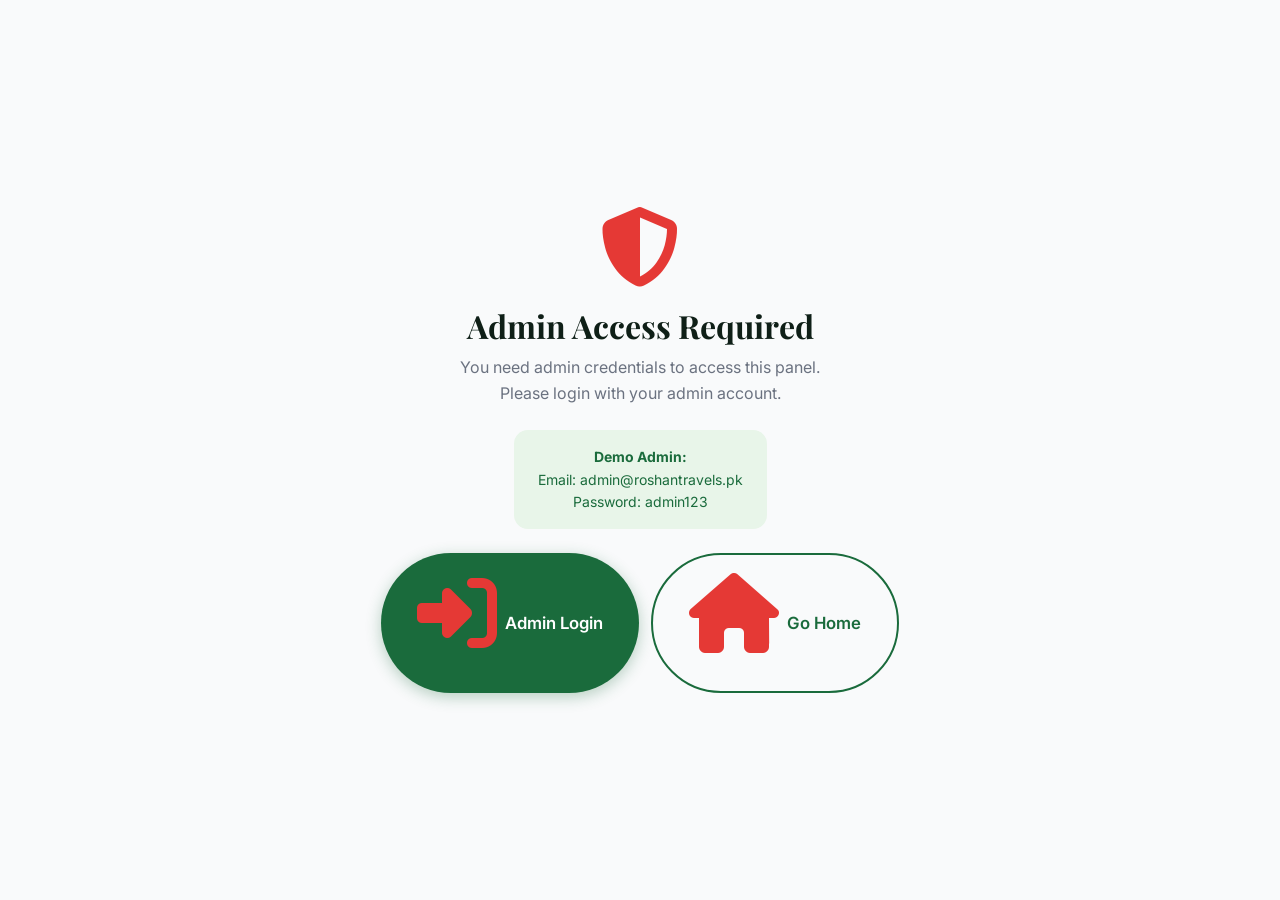
<file: admin.html>
<!DOCTYPE html>
<html lang="en">
<head>
  <meta charset="UTF-8" />
  <meta name="viewport" content="width=device-width, initial-scale=1.0" />
  <title>Admin Panel – Roshan Travels</title>
  <link rel="preconnect" href="https://fonts.googleapis.com" />
  <link href="https://fonts.googleapis.com/css2?family=Inter:wght@300;400;500;600;700&family=Playfair+Display:wght@400;600;700;900&display=swap" rel="stylesheet" />
  <link rel="stylesheet" href="https://cdn.jsdelivr.net/npm/@fortawesome/fontawesome-free@6.4.0/css/all.min.css" />
  <link rel="stylesheet" href="css/style.css" />
  <style>
    body { background:var(--gray-50); margin:0; padding:0; }
    .chart-bar { height:180px; display:flex; align-items:flex-end; gap:8px; padding:0 8px; }
    .bar-col { flex:1; display:flex; flex-direction:column; align-items:center; gap:6px; }
    .bar { width:100%; background:linear-gradient(to top, var(--primary), var(--primary-light)); border-radius:6px 6px 0 0; transition:height 0.5s ease; }
    .bar-label { font-size:0.68rem; color:var(--text-light); text-align:center; }
    .bar-val { font-size:0.72rem; color:var(--primary); font-weight:700; }
    .admin-badge { display:inline-block; padding:3px 10px; border-radius:999px; font-size:0.72rem; font-weight:700; }
    .badge-green { background:rgba(26,107,60,0.1); color:var(--primary); }
    .badge-orange { background:rgba(244,166,35,0.15); color:var(--secondary-dark); }
    .badge-red { background:rgba(229,57,53,0.1); color:var(--danger); }
    .badge-blue { background:rgba(59,130,246,0.1); color:#3b82f6; }
    .pkg-thumb { width:50px; height:38px; border-radius:6px; overflow:hidden; }
    .pkg-thumb img { width:100%; height:100%; object-fit:cover; }
    .admin-search { display:flex; align-items:center; gap:8px; background:var(--gray-50); border:1.5px solid var(--gray-200); border-radius:var(--radius-sm); padding:9px 14px; width:260px; }
    .admin-search input { background:transparent; border:none; font-size:0.875rem; color:var(--text-dark); width:100%; }
    .admin-search i { color:var(--gray-400); }
    .form-grid-2 { display:grid; grid-template-columns:1fr 1fr; gap:14px; }
    .form-grid-3 { display:grid; grid-template-columns:1fr 1fr 1fr; gap:14px; }
    .access-denied { display:flex; flex-direction:column; align-items:center; justify-content:center; min-height:100vh; text-align:center; padding:40px; background:var(--gray-50); }
    .access-denied i { font-size:5rem; color:var(--danger); margin-bottom:20px; }
    .quick-action { display:flex; align-items:center; gap:12px; padding:14px; border-radius:var(--radius-md); background:var(--gray-50); cursor:pointer; transition:var(--transition); border:1px solid transparent; }
    .quick-action:hover { background:var(--accent); border-color:var(--primary); }
    .quick-action-icon { width:40px; height:40px; border-radius:10px; display:flex; align-items:center; justify-content:center; font-size:1rem; }
    .revenue-total { font-family:var(--font-display); font-size:2rem; font-weight:700; color:var(--primary); }
    @media(max-width:768px){ .admin-sidebar{ width:100%; position:relative; height:auto; } .admin-main{ margin-left:0; } .admin-layout{ grid-template-columns:1fr; } .admin-stats-grid{ grid-template-columns:1fr 1fr; } .form-grid-2,.form-grid-3{ grid-template-columns:1fr; } }
  </style>
</head>
<body>

<div id="page-loader" class="page-loader">
  <div class="loader-logo">⚙ Admin Panel</div>
  <div class="loader-bar"><div class="loader-bar-fill"></div></div>
</div>
<div id="toast-container" class="toast-container"></div>

<!-- ACCESS DENIED (shown if not admin) -->
<div id="access-denied" style="display:none;" class="access-denied">
  <i class="fas fa-shield-alt"></i>
  <h2 style="font-family:var(--font-display);font-size:2rem;margin-bottom:10px;">Admin Access Required</h2>
  <p style="color:var(--text-light);margin-bottom:24px;max-width:400px;">You need admin credentials to access this panel. Please login with your admin account.</p>
  <div style="background:var(--accent);border-radius:var(--radius-md);padding:16px 24px;margin-bottom:24px;font-size:0.875rem;color:var(--primary);">
    <strong>Demo Admin:</strong><br>Email: admin@roshantravels.pk<br>Password: admin123
  </div>
  <div style="display:flex;gap:12px;flex-wrap:wrap;justify-content:center;">
    <button class="btn btn-primary btn-lg" onclick="showAdminLogin()"><i class="fas fa-sign-in-alt"></i> Admin Login</button>
    <a href="index.html" class="btn btn-outline btn-lg"><i class="fas fa-home"></i> Go Home</a>
  </div>
</div>

<!-- ADMIN PANEL (shown if admin) -->
<div id="admin-panel" style="display:none;">
  <div class="admin-layout">

    <!-- SIDEBAR -->
    <aside class="admin-sidebar">
      <div class="admin-logo">
        <div class="admin-logo-icon">⚙</div>
        <div>
          <div class="admin-logo-text">Roshan Admin</div>
          <div style="font-size:0.65rem;color:rgba(255,255,255,0.4);">Control Panel</div>
        </div>
      </div>

      <div style="margin-bottom:20px;padding:12px;background:rgba(255,255,255,0.06);border-radius:var(--radius-md);">
        <div style="display:flex;align-items:center;gap:10px;">
          <div style="width:36px;height:36px;background:var(--primary);border-radius:50%;display:flex;align-items:center;justify-content:center;color:white;font-size:0.875rem;font-weight:700;">A</div>
          <div>
            <div style="color:white;font-size:0.875rem;font-weight:600;">Admin</div>
            <div style="color:rgba(255,255,255,0.45);font-size:0.72rem;">admin@roshantravels.pk</div>
          </div>
        </div>
      </div>

      <div style="font-size:0.68rem;text-transform:uppercase;letter-spacing:1px;color:rgba(255,255,255,0.3);padding:0 14px;margin-bottom:8px;">Main</div>
      <nav class="admin-nav">
        <div class="admin-nav-item active" onclick="switchAdminPanel('dashboard')"><i class="fas fa-tachometer-alt"></i> Dashboard</div>
        <div class="admin-nav-item" onclick="switchAdminPanel('packages')"><i class="fas fa-suitcase"></i> Packages</div>
        <div class="admin-nav-item" onclick="switchAdminPanel('bookings')"><i class="fas fa-calendar-check"></i> Bookings</div>
        <div class="admin-nav-item" onclick="switchAdminPanel('contacts')"><i class="fas fa-envelope"></i> Contacts</div>
        <div class="admin-nav-item" onclick="switchAdminPanel('users')"><i class="fas fa-users"></i> Users</div>
      </nav>

      <div style="font-size:0.68rem;text-transform:uppercase;letter-spacing:1px;color:rgba(255,255,255,0.3);padding:0 14px;margin:20px 0 8px;">Settings</div>
      <nav class="admin-nav">
        <div class="admin-nav-item" onclick="switchAdminPanel('settings')"><i class="fas fa-cog"></i> Site Settings</div>
        <a href="index.html" class="admin-nav-item" style="text-decoration:none;"><i class="fas fa-globe"></i> View Website</a>
        <div class="admin-nav-item" style="color:#ff6b6b;" onclick="adminLogout()"><i class="fas fa-sign-out-alt"></i> Logout</div>
      </nav>
    </aside>

    <!-- MAIN CONTENT -->
    <main class="admin-main">

      <!-- TOP BAR -->
      <div class="admin-topbar">
        <div class="admin-page-title" id="admin-page-title">📊 Dashboard Overview</div>
        <div class="admin-topbar-actions">
          <div class="admin-search">
            <i class="fas fa-search"></i>
            <input type="text" placeholder="Search…" id="admin-search-input" />
          </div>
          <button class="btn btn-primary btn-sm" onclick="switchAdminPanel('packages'); openAddPackage()">
            <i class="fas fa-plus"></i> Add Package
          </button>
        </div>
      </div>

      <div class="admin-content">

        <!-- ══ DASHBOARD PANEL ══ -->
        <div class="admin-panel active" id="apanel-dashboard">

          <!-- Stats -->
          <div class="admin-stats-grid">
            <div class="admin-stat-card">
              <div class="admin-stat-icon" style="background:rgba(26,107,60,0.1);color:var(--primary);"><i class="fas fa-suitcase"></i></div>
              <div>
                <div class="admin-stat-num" style="color:var(--primary);" id="stat-pkgs">8</div>
                <div class="admin-stat-label">Total Packages</div>
                <div class="admin-stat-change">+2 this month</div>
              </div>
            </div>
            <div class="admin-stat-card">
              <div class="admin-stat-icon" style="background:rgba(244,166,35,0.15);color:var(--secondary-dark);"><i class="fas fa-calendar-check"></i></div>
              <div>
                <div class="admin-stat-num" style="color:var(--secondary-dark);" id="stat-bookings">0</div>
                <div class="admin-stat-label">Total Bookings</div>
                <div class="admin-stat-change">Live data</div>
              </div>
            </div>
            <div class="admin-stat-card">
              <div class="admin-stat-icon" style="background:rgba(59,130,246,0.1);color:#3b82f6;"><i class="fas fa-envelope"></i></div>
              <div>
                <div class="admin-stat-num" style="color:#3b82f6;" id="stat-contacts">0</div>
                <div class="admin-stat-label">Contact Enquiries</div>
                <div class="admin-stat-change">Pending review</div>
              </div>
            </div>
            <div class="admin-stat-card">
              <div class="admin-stat-icon" style="background:rgba(168,85,247,0.1);color:#a855f7;"><i class="fas fa-rupee-sign"></i></div>
              <div>
                <div class="admin-stat-num revenue-total" id="stat-revenue">PKR 0</div>
                <div class="admin-stat-label">Total Revenue</div>
                <div class="admin-stat-change">All time</div>
              </div>
            </div>
          </div>

          <!-- Charts + Quick Actions Row -->
          <div style="display:grid;grid-template-columns:1fr 320px;gap:24px;margin-bottom:24px;">

            <!-- Revenue Chart -->
            <div class="admin-card">
              <div class="admin-card-header">
                <h3>📈 Monthly Revenue (PKR)</h3>
                <span class="admin-badge badge-green">2025</span>
              </div>
              <div style="padding:20px;">
                <div class="chart-bar" id="revenue-chart">
                  <!-- Bars rendered by JS -->
                </div>
                <div style="display:flex;justify-content:space-between;padding:0 8px;margin-top:4px;">
                  <span style="font-size:0.68rem;color:var(--text-light);">Jan</span>
                  <span style="font-size:0.68rem;color:var(--text-light);">Feb</span>
                  <span style="font-size:0.68rem;color:var(--text-light);">Mar</span>
                  <span style="font-size:0.68rem;color:var(--text-light);">Apr</span>
                  <span style="font-size:0.68rem;color:var(--text-light);">May</span>
                  <span style="font-size:0.68rem;color:var(--text-light);">Jun</span>
                  <span style="font-size:0.68rem;color:var(--text-light);">Jul</span>
                  <span style="font-size:0.68rem;color:var(--text-light);">Aug</span>
                  <span style="font-size:0.68rem;color:var(--text-light);">Sep</span>
                  <span style="font-size:0.68rem;color:var(--text-light);">Oct</span>
                  <span style="font-size:0.68rem;color:var(--text-light);">Nov</span>
                  <span style="font-size:0.68rem;color:var(--text-light);">Dec</span>
                </div>
              </div>
            </div>

            <!-- Quick Actions -->
            <div class="admin-card">
              <div class="admin-card-header"><h3>⚡ Quick Actions</h3></div>
              <div style="padding:16px;display:flex;flex-direction:column;gap:8px;">
                <div class="quick-action" onclick="switchAdminPanel('packages');openAddPackage()">
                  <div class="quick-action-icon" style="background:rgba(26,107,60,0.1);color:var(--primary);"><i class="fas fa-plus"></i></div>
                  <span style="font-size:0.875rem;font-weight:600;">Add New Package</span>
                </div>
                <div class="quick-action" onclick="switchAdminPanel('bookings')">
                  <div class="quick-action-icon" style="background:rgba(244,166,35,0.15);color:var(--secondary-dark);"><i class="fas fa-list"></i></div>
                  <span style="font-size:0.875rem;font-weight:600;">View All Bookings</span>
                </div>
                <div class="quick-action" onclick="switchAdminPanel('contacts')">
                  <div class="quick-action-icon" style="background:rgba(59,130,246,0.1);color:#3b82f6;"><i class="fas fa-envelope"></i></div>
                  <span style="font-size:0.875rem;font-weight:600;">Check Enquiries</span>
                </div>
                <a href="index.html" target="_blank" class="quick-action" style="text-decoration:none;">
                  <div class="quick-action-icon" style="background:rgba(168,85,247,0.1);color:#a855f7;"><i class="fas fa-external-link-alt"></i></div>
                  <span style="font-size:0.875rem;font-weight:600;">Preview Website</span>
                </a>
                <a href="https://wa.me/923001234567" target="_blank" class="quick-action" style="text-decoration:none;">
                  <div class="quick-action-icon" style="background:rgba(37,211,102,0.1);color:#25D366;"><i class="fab fa-whatsapp"></i></div>
                  <span style="font-size:0.875rem;font-weight:600;">WhatsApp Support</span>
                </a>
              </div>
            </div>
          </div>

          <!-- Top Packages Table -->
          <div class="admin-card">
            <div class="admin-card-header">
              <h3>🔥 Top Performing Packages</h3>
              <button class="btn btn-outline btn-sm" onclick="switchAdminPanel('packages')">View All</button>
            </div>
            <table class="admin-table" id="top-packages-table">
              <thead><tr><th>Package</th><th>Destination</th><th>Price</th><th>Rating</th><th>Reviews</th><th>Status</th></tr></thead>
              <tbody id="top-packages-body"></tbody>
            </table>
          </div>
        </div>

        <!-- ══ PACKAGES PANEL ══ -->
        <div class="admin-panel" id="apanel-packages">
          <div class="admin-card">
            <div class="admin-card-header">
              <h3>🎒 All Packages (<span id="pkg-count">8</span>)</h3>
              <button class="btn btn-primary btn-sm" onclick="openAddPackage()"><i class="fas fa-plus"></i> Add Package</button>
            </div>
            <table class="admin-table">
              <thead><tr><th>Image</th><th>Title</th><th>Category</th><th>Duration</th><th>Price</th><th>Discount</th><th>Rating</th><th>Featured</th><th>Actions</th></tr></thead>
              <tbody id="packages-admin-body"></tbody>
            </table>
          </div>
        </div>

        <!-- ══ BOOKINGS PANEL ══ -->
        <div class="admin-panel" id="apanel-bookings">
          <div class="admin-card">
            <div class="admin-card-header">
              <h3>📋 All Bookings</h3>
              <div style="display:flex;gap:8px;">
                <select class="filter-select" id="booking-status-filter" onchange="filterAdminBookings()" style="min-width:130px;">
                  <option value="">All Status</option>
                  <option value="pending">Pending</option>
                  <option value="confirmed">Confirmed</option>
                  <option value="completed">Completed</option>
                  <option value="cancelled">Cancelled</option>
                </select>
              </div>
            </div>
            <div id="bookings-admin-body" style="padding:20px;">
              <div style="text-align:center;padding:40px;color:var(--text-light);">
                <i class="fas fa-calendar-times" style="font-size:2.5rem;color:var(--gray-300);display:block;margin-bottom:16px;"></i>
                No bookings found. Bookings will appear here when users book packages.
              </div>
            </div>
          </div>
        </div>

        <!-- ══ CONTACTS PANEL ══ -->
        <div class="admin-panel" id="apanel-contacts">
          <div class="admin-card">
            <div class="admin-card-header">
              <h3>📬 Contact Enquiries</h3>
              <span class="admin-badge badge-orange" id="contacts-count">0 New</span>
            </div>
            <div id="contacts-admin-body" style="padding:20px;">
              <div style="text-align:center;padding:40px;color:var(--text-light);">
                <i class="fas fa-inbox" style="font-size:2.5rem;color:var(--gray-300);display:block;margin-bottom:16px;"></i>
                No contact enquiries yet.
              </div>
            </div>
          </div>
        </div>

        <!-- ══ USERS PANEL ══ -->
        <div class="admin-panel" id="apanel-users">
          <div class="admin-card">
            <div class="admin-card-header">
              <h3>👥 Registered Users</h3>
              <span class="admin-badge badge-green" id="users-count">0 Users</span>
            </div>
            <table class="admin-table">
              <thead><tr><th>Name</th><th>Email</th><th>Joined</th><th>Bookings</th><th>Actions</th></tr></thead>
              <tbody id="users-admin-body"></tbody>
            </table>
          </div>
        </div>

        <!-- ══ SETTINGS PANEL ══ -->
        <div class="admin-panel" id="apanel-settings">
          <div style="display:grid;grid-template-columns:1fr 1fr;gap:24px;">
            <div class="admin-card">
              <div class="admin-card-header"><h3>⚙️ Site Settings</h3></div>
              <div style="padding:24px;">
                <form onsubmit="saveSettings(event)">
                  <div class="form-group"><label class="form-label">Agency Name</label><input type="text" class="form-input" value="Roshan Travels" /></div>
                  <div class="form-group"><label class="form-label">Tagline</label><input type="text" class="form-input" value="Discover Pakistan's Hidden Wonders" /></div>
                  <div class="form-group"><label class="form-label">Phone</label><input type="text" class="form-input" value="+92 300 123 4567" /></div>
                  <div class="form-group"><label class="form-label">WhatsApp</label><input type="text" class="form-input" value="923001234567" /></div>
                  <div class="form-group"><label class="form-label">Email</label><input type="email" class="form-input" value="info@roshantravels.pk" /></div>
                  <div class="form-group"><label class="form-label">Office Address</label><textarea class="form-textarea" style="min-height:80px;">2nd Floor, Travel Hub, Blue Area, Islamabad</textarea></div>
                  <button type="submit" class="btn btn-primary"><i class="fas fa-save"></i> Save Settings</button>
                </form>
              </div>
            </div>
            <div class="admin-card">
              <div class="admin-card-header"><h3>🔐 Change Admin Password</h3></div>
              <div style="padding:24px;">
                <form onsubmit="changeAdminPass(event)">
                  <div class="form-group"><label class="form-label">Current Password</label><input type="password" class="form-input" id="cur-pass" /></div>
                  <div class="form-group"><label class="form-label">New Password</label><input type="password" class="form-input" id="new-pass" /></div>
                  <div class="form-group"><label class="form-label">Confirm Password</label><input type="password" class="form-input" id="conf-pass" /></div>
                  <button type="submit" class="btn btn-primary"><i class="fas fa-lock"></i> Change Password</button>
                </form>
              </div>
              <div class="admin-card-header" style="border-top:1px solid var(--gray-100);margin-top:24px;"><h3>📊 System Info</h3></div>
              <div style="padding:20px;display:flex;flex-direction:column;gap:12px;">
                <div style="display:flex;justify-content:space-between;font-size:0.875rem;"><span style="color:var(--text-light);">Version</span><strong>v1.0.0</strong></div>
                <div style="display:flex;justify-content:space-between;font-size:0.875rem;"><span style="color:var(--text-light);">Database</span><strong>RESTful Table API</strong></div>
                <div style="display:flex;justify-content:space-between;font-size:0.875rem;"><span style="color:var(--text-light);">Frontend</span><strong>HTML5 + CSS3 + JS</strong></div>
                <div style="display:flex;justify-content:space-between;font-size:0.875rem;"><span style="color:var(--text-light);">Last Updated</span><strong>May 2025</strong></div>
              </div>
            </div>
          </div>
        </div>

      </div><!-- end admin-content -->
    </main>
  </div><!-- end admin-layout -->
</div>

<!-- ADD/EDIT PACKAGE MODAL -->
<div class="modal-overlay" id="pkg-modal">
  <div class="modal modal-lg">
    <div class="modal-header">
      <h3 id="pkg-modal-title"><i class="fas fa-plus" style="color:var(--primary);margin-right:8px;"></i> Add Package</h3>
      <button class="modal-close" onclick="closeModal('pkg-modal')"><i class="fas fa-times"></i></button>
    </div>
    <div class="modal-body">
      <form id="pkg-form" onsubmit="savePackage(event)">
        <div class="form-grid-2">
          <div class="form-group"><label class="form-label">Package Title *</label><input type="text" id="f-title" class="form-input" required placeholder="e.g. Hunza Valley Splendor" /></div>
          <div class="form-group"><label class="form-label">Destination *</label><input type="text" id="f-dest" class="form-input" required placeholder="e.g. Hunza, Gilgit-Baltistan" /></div>
          <div class="form-group"><label class="form-label">Duration *</label><input type="text" id="f-duration" class="form-input" required placeholder="e.g. 7 Days / 6 Nights" /></div>
          <div class="form-group"><label class="form-label">Nights *</label><input type="number" id="f-nights" class="form-input" required min="1" placeholder="e.g. 6" /></div>
        </div>
        <div class="form-grid-3">
          <div class="form-group"><label class="form-label">Base Price (PKR) *</label><input type="number" id="f-base" class="form-input" required placeholder="85000" /></div>
          <div class="form-group"><label class="form-label">Discount %</label><input type="number" id="f-discount" class="form-input" placeholder="0" min="0" max="100" value="0" onchange="calcFinalPrice()" /></div>
          <div class="form-group"><label class="form-label">Final Price (PKR)</label><input type="number" id="f-final" class="form-input" placeholder="Auto-calculated" /></div>
        </div>
        <div class="form-grid-2">
          <div class="form-group">
            <label class="form-label">Category *</label>
            <select id="f-cat" class="form-select" required>
              <option value="">Select Category</option>
              <option value="Northern">Northern Pakistan</option>
              <option value="Adventure">Adventure</option>
              <option value="Historical">Historical</option>
              <option value="Beach">Beach & Coast</option>
              <option value="Cultural">Cultural</option>
            </select>
          </div>
          <div class="form-group">
            <label class="form-label">Badge Label</label>
            <input type="text" id="f-badge" class="form-input" placeholder="e.g. Best Seller, Top Rated" />
          </div>
        </div>
        <div class="form-group">
          <label class="form-label">Image URL *</label>
          <input type="url" id="f-image" class="form-input" required placeholder="https://images.unsplash.com/..." />
        </div>
        <div class="form-grid-2">
          <div class="form-group"><label class="form-label">Rating (out of 5)</label><input type="number" id="f-rating" class="form-input" step="0.1" min="1" max="5" value="4.5" /></div>
          <div class="form-group">
            <label class="form-label">Featured?</label>
            <select id="f-featured" class="form-select">
              <option value="true">Yes — Show on Homepage</option>
              <option value="false">No</option>
            </select>
          </div>
        </div>
        <div class="form-group"><label class="form-label">Description *</label><textarea id="f-desc" class="form-textarea" style="min-height:100px;" required placeholder="Describe the package..."></textarea></div>
        <div class="form-group"><label class="form-label">Highlights (comma separated)</label><input type="text" id="f-highlights" class="form-input" placeholder="Attabad Lake, Baltit Fort, Rakaposhi View" /></div>
        <div class="form-grid-2">
          <div class="form-group"><label class="form-label">Included Services (one per line)</label><textarea id="f-included" class="form-textarea" placeholder="AC Transport&#10;Hotel Accommodation&#10;Daily Breakfast"></textarea></div>
          <div class="form-group"><label class="form-label">Excluded Items (one per line)</label><textarea id="f-excluded" class="form-textarea" placeholder="Airfare&#10;Lunch&#10;Personal Expenses"></textarea></div>
        </div>
        <input type="hidden" id="f-edit-id" value="" />
      </form>
    </div>
    <div class="modal-footer">
      <button class="btn btn-outline" onclick="closeModal('pkg-modal')">Cancel</button>
      <button class="btn btn-primary" onclick="document.getElementById('pkg-form').dispatchEvent(new Event('submit'))">
        <i class="fas fa-save"></i> <span id="pkg-save-btn-text">Add Package</span>
      </button>
    </div>
  </div>
</div>

<!-- BOOKING DETAIL MODAL -->
<div class="modal-overlay" id="booking-detail-modal">
  <div class="modal">
    <div class="modal-header">
      <h3><i class="fas fa-calendar-check" style="color:var(--primary);margin-right:8px;"></i> Booking Details</h3>
      <button class="modal-close" onclick="closeModal('booking-detail-modal')"><i class="fas fa-times"></i></button>
    </div>
    <div class="modal-body" id="booking-detail-content"></div>
  </div>
</div>

<!-- ADMIN LOGIN MODAL -->
<div class="modal-overlay" id="admin-login-modal">
  <div class="modal">
    <div class="modal-header">
      <h3><i class="fas fa-lock" style="color:var(--primary);margin-right:8px;"></i> Admin Login</h3>
      <button class="modal-close" onclick="closeModal('admin-login-modal')"><i class="fas fa-times"></i></button>
    </div>
    <div class="modal-body">
      <form id="admin-login-form" onsubmit="adminLogin(event)">
        <div class="form-group"><label class="form-label">Admin Email</label><input type="email" id="al-email" class="form-input" value="admin@roshantravels.pk" required /></div>
        <div class="form-group"><label class="form-label">Password</label><input type="password" id="al-pass" class="form-input" value="admin123" required /></div>
        <div style="background:var(--accent);border-radius:8px;padding:12px;margin-bottom:16px;font-size:0.8rem;color:var(--primary);">
          <strong>Demo Credentials:</strong> admin@roshantravels.pk / admin123
        </div>
        <button type="submit" class="btn btn-primary" style="width:100%;justify-content:center;"><i class="fas fa-unlock"></i> Login to Admin Panel</button>
      </form>
    </div>
  </div>
</div>

<script src="js/data.js"></script>
<script src="js/main.js"></script>
<script>
// ─── Admin Auth Check ───────────────────────────
function checkAdminAccess() {
  const isAdmin = Auth.isAdmin();
  const user = Auth.getUser();
  if (isAdmin && user) {
    document.getElementById('access-denied').style.display = 'none';
    document.getElementById('admin-panel').style.display = 'block';
    initAdminDashboard();
  } else {
    document.getElementById('access-denied').style.display = 'flex';
    document.getElementById('admin-panel').style.display = 'none';
  }
}

function showAdminLogin() { openModal('admin-login-modal'); }

function adminLogin(e) {
  e.preventDefault();
  const email = document.getElementById('al-email').value;
  const pass = document.getElementById('al-pass').value;
  const result = Auth.login(email, pass);
  if (result.ok && result.isAdmin) {
    closeModal('admin-login-modal');
    showToast('Welcome, Admin!', 'Access granted to admin panel.', 'success');
    checkAdminAccess();
  } else {
    showToast('Access Denied', 'Invalid admin credentials.', 'error');
  }
}

function adminLogout() {
  Auth.logout();
  showToast('Logged out', 'Admin session ended.', 'warning');
  setTimeout(() => { checkAdminAccess(); }, 600);
}

// ─── Panel Switching ────────────────────────────
const panelTitles = {
  dashboard: '📊 Dashboard Overview',
  packages: '🎒 Manage Packages',
  bookings: '📋 Manage Bookings',
  contacts: '📬 Contact Enquiries',
  users: '👥 Manage Users',
  settings: '⚙️ Settings',
};

function switchAdminPanel(panel) {
  document.querySelectorAll('.admin-panel').forEach(p => p.classList.remove('active'));
  document.querySelectorAll('.admin-nav-item').forEach(n => n.classList.remove('active'));
  document.getElementById(`apanel-${panel}`)?.classList.add('active');
  document.querySelectorAll('.admin-nav-item').forEach(n => {
    if (n.getAttribute('onclick')?.includes(panel)) n.classList.add('active');
  });
  document.getElementById('admin-page-title').textContent = panelTitles[panel] || 'Admin';
  if (panel === 'bookings') loadAdminBookings();
  if (panel === 'contacts') loadAdminContacts();
  if (panel === 'users') loadAdminUsers();
}

// ─── Dashboard Init ─────────────────────────────
function initAdminDashboard() {
  // Render top packages table
  const tbody = document.getElementById('top-packages-body');
  if (tbody) {
    tbody.innerHTML = PACKAGES_DATA.map(pkg => `
      <tr>
        <td>
          <div style="display:flex;align-items:center;gap:10px;">
            <div class="pkg-thumb"><img src="${pkg.image}" alt="${pkg.title}" /></div>
            <span style="font-weight:600;font-size:0.875rem;">${pkg.title}</span>
          </div>
        </td>
        <td><span style="font-size:0.82rem;color:var(--text-light);">${pkg.destination}</span></td>
        <td><strong style="color:var(--primary);">${formatPKR(pkg.final_price)}</strong></td>
        <td><span style="color:var(--secondary-dark);font-weight:600;">⭐ ${pkg.rating}</span></td>
        <td>${pkg.reviews_count}</td>
        <td><span class="admin-badge ${pkg.featured ? 'badge-green' : 'badge-orange'}">${pkg.featured ? 'Featured' : 'Standard'}</span></td>
      </tr>
    `).join('');
  }

  // Revenue chart (demo data)
  const revenueData = [320000, 480000, 390000, 520000, 610000, 740000, 890000, 720000, 580000, 490000, 320000, 0];
  const maxRev = Math.max(...revenueData);
  const chart = document.getElementById('revenue-chart');
  if (chart) {
    chart.innerHTML = revenueData.map((val, i) => {
      const h = maxRev > 0 ? Math.round((val / maxRev) * 160) : 0;
      return `
      <div class="bar-col">
        <div class="bar-val">${val > 0 ? Math.round(val/1000) + 'K' : '-'}</div>
        <div class="bar" style="height:${h}px;${i === new Date().getMonth() ? 'background:linear-gradient(to top, var(--secondary-dark), var(--secondary));' : ''}"></div>
      </div>`;
    }).join('');
  }

  // Load stats
  loadDashboardStats();
  renderPackagesAdmin();
}

async function loadDashboardStats() {
  try {
    const resp = await fetch('tables/bookings?limit=1000');
    const data = await resp.json();
    const bookings = data.data || [];
    document.getElementById('stat-bookings').textContent = bookings.length;
    const revenue = bookings.reduce((s, b) => s + (b.total_price || 0), 0);
    document.getElementById('stat-revenue').textContent = 'PKR ' + revenue.toLocaleString('en-PK');
  } catch { document.getElementById('stat-bookings').textContent = '0'; }

  try {
    const resp = await fetch('tables/contacts?limit=1000');
    const data = await resp.json();
    document.getElementById('stat-contacts').textContent = (data.data || []).length;
  } catch {}
}

// ─── Packages Admin ─────────────────────────────
function renderPackagesAdmin() {
  const tbody = document.getElementById('packages-admin-body');
  document.getElementById('pkg-count').textContent = PACKAGES_DATA.length;
  tbody.innerHTML = PACKAGES_DATA.map((pkg, idx) => `
    <tr>
      <td><div class="pkg-thumb"><img src="${pkg.image}" alt="${pkg.title}" /></div></td>
      <td style="font-weight:600;font-size:0.875rem;max-width:200px;">${pkg.title}</td>
      <td><span class="admin-badge badge-blue">${pkg.category}</span></td>
      <td style="font-size:0.82rem;">${pkg.duration}</td>
      <td>
        ${pkg.discount_percent > 0 ? `<div style="font-size:0.75rem;text-decoration:line-through;color:var(--gray-400);">${formatPKR(pkg.base_price)}</div>` : ''}
        <strong style="color:var(--primary);">${formatPKR(pkg.final_price)}</strong>
        ${pkg.discount_percent > 0 ? `<span class="admin-badge badge-red" style="margin-left:4px;">${pkg.discount_percent}% OFF</span>` : ''}
      </td>
      <td>${pkg.discount_percent > 0 ? `<span class="admin-badge badge-red">${pkg.discount_percent}%</span>` : '<span style="color:var(--gray-400);">None</span>'}</td>
      <td><strong>⭐ ${pkg.rating}</strong> <span style="color:var(--text-light);font-size:0.78rem;">(${pkg.reviews_count})</span></td>
      <td><span class="admin-badge ${pkg.featured ? 'badge-green' : 'badge-orange'}">${pkg.featured ? '✓ Yes' : 'No'}</span></td>
      <td>
        <div style="display:flex;gap:6px;">
          <button class="action-btn action-view" onclick="window.open('package-detail.html?id=${pkg.id}','_blank')" title="View"><i class="fas fa-eye"></i></button>
          <button class="action-btn action-edit" onclick="editPackage(${idx})" title="Edit"><i class="fas fa-edit"></i></button>
          <button class="action-btn action-delete" onclick="deletePackage(${idx})" title="Delete"><i class="fas fa-trash"></i></button>
        </div>
      </td>
    </tr>
  `).join('');
}

function openAddPackage() {
  document.getElementById('pkg-modal-title').innerHTML = '<i class="fas fa-plus" style="color:var(--primary);margin-right:8px;"></i> Add New Package';
  document.getElementById('pkg-save-btn-text').textContent = 'Add Package';
  document.getElementById('f-edit-id').value = '';
  document.getElementById('pkg-form').reset();
  openModal('pkg-modal');
}

function editPackage(idx) {
  const pkg = PACKAGES_DATA[idx];
  document.getElementById('pkg-modal-title').innerHTML = '<i class="fas fa-edit" style="color:var(--primary);margin-right:8px;"></i> Edit Package';
  document.getElementById('pkg-save-btn-text').textContent = 'Save Changes';
  document.getElementById('f-edit-id').value = idx;
  document.getElementById('f-title').value = pkg.title;
  document.getElementById('f-dest').value = pkg.destination;
  document.getElementById('f-duration').value = pkg.duration;
  document.getElementById('f-nights').value = pkg.duration_nights;
  document.getElementById('f-base').value = pkg.base_price;
  document.getElementById('f-discount').value = pkg.discount_percent;
  document.getElementById('f-final').value = pkg.final_price;
  document.getElementById('f-cat').value = pkg.category;
  document.getElementById('f-badge').value = pkg.badge || '';
  document.getElementById('f-image').value = pkg.image;
  document.getElementById('f-rating').value = pkg.rating;
  document.getElementById('f-featured').value = pkg.featured ? 'true' : 'false';
  document.getElementById('f-desc').value = pkg.description;
  document.getElementById('f-highlights').value = pkg.highlights.join(', ');
  document.getElementById('f-included').value = pkg.included.join('\n');
  document.getElementById('f-excluded').value = pkg.excluded.join('\n');
  openModal('pkg-modal');
}

function calcFinalPrice() {
  const base = parseFloat(document.getElementById('f-base').value) || 0;
  const disc = parseFloat(document.getElementById('f-discount').value) || 0;
  document.getElementById('f-final').value = Math.round(base * (1 - disc/100));
}
document.getElementById('f-base')?.addEventListener('input', calcFinalPrice);

function savePackage(e) {
  e.preventDefault();
  const editId = document.getElementById('f-edit-id').value;
  const base = parseFloat(document.getElementById('f-base').value);
  const disc = parseFloat(document.getElementById('f-discount').value) || 0;
  const pkg = {
    id: editId !== '' ? PACKAGES_DATA[parseInt(editId)].id : 'pkg-' + Date.now(),
    title: document.getElementById('f-title').value.trim(),
    destination: document.getElementById('f-dest').value.trim(),
    duration: document.getElementById('f-duration').value.trim(),
    duration_nights: parseInt(document.getElementById('f-nights').value),
    base_price: base,
    discount_percent: disc,
    final_price: Math.round(base * (1 - disc/100)),
    category: document.getElementById('f-cat').value,
    badge: document.getElementById('f-badge').value.trim() || null,
    image: document.getElementById('f-image').value.trim(),
    rating: parseFloat(document.getElementById('f-rating').value) || 4.5,
    reviews_count: editId !== '' ? PACKAGES_DATA[parseInt(editId)].reviews_count : 0,
    featured: document.getElementById('f-featured').value === 'true',
    description: document.getElementById('f-desc').value.trim(),
    highlights: document.getElementById('f-highlights').value.split(',').map(h => h.trim()).filter(Boolean),
    included: document.getElementById('f-included').value.split('\n').map(i => i.trim()).filter(Boolean),
    excluded: document.getElementById('f-excluded').value.split('\n').map(e => e.trim()).filter(Boolean),
    itinerary: editId !== '' ? PACKAGES_DATA[parseInt(editId)].itinerary : [],
  };

  if (editId !== '') {
    PACKAGES_DATA[parseInt(editId)] = pkg;
    showToast('Package Updated!', `"${pkg.title}" has been updated.`, 'success');
  } else {
    PACKAGES_DATA.unshift(pkg);
    showToast('Package Added!', `"${pkg.title}" has been added.`, 'success');
  }
  closeModal('pkg-modal');
  renderPackagesAdmin();
}

function deletePackage(idx) {
  const pkg = PACKAGES_DATA[idx];
  if (!confirm(`Delete "${pkg.title}"? This cannot be undone.`)) return;
  PACKAGES_DATA.splice(idx, 1);
  showToast('Deleted', `"${pkg.title}" has been removed.`, 'warning');
  renderPackagesAdmin();
}

// ─── Bookings Admin ─────────────────────────────
async function loadAdminBookings() {
  const container = document.getElementById('bookings-admin-body');
  container.innerHTML = '<div style="text-align:center;padding:30px;"><span class="loading-spinner" style="border-color:var(--gray-300);border-top-color:var(--primary);"></span></div>';

  try {
    const resp = await fetch('tables/bookings?limit=1000&sort=created_at');
    const data = await resp.json();
    let bookings = data.data || [];

    const filterEl = document.getElementById('booking-status-filter');
    const filterVal = filterEl ? filterEl.value : '';
    if (filterVal) bookings = bookings.filter(b => b.status === filterVal);

    if (!bookings.length) {
      container.innerHTML = '<div style="text-align:center;padding:40px;color:var(--text-light);"><i class="fas fa-calendar-times" style="font-size:2.5rem;color:var(--gray-300);display:block;margin-bottom:16px;"></i>No bookings found.</div>';
      return;
    }

    container.innerHTML = `
      <table class="admin-table" style="width:100%;">
        <thead><tr><th>Booking ID</th><th>Package</th><th>Traveler</th><th>Date</th><th>Travelers</th><th>Total</th><th>Status</th><th>Actions</th></tr></thead>
        <tbody>
          ${bookings.map(b => `
            <tr>
              <td style="font-size:0.78rem;font-weight:700;color:var(--primary);">${b.id || 'N/A'}</td>
              <td style="font-size:0.82rem;font-weight:600;max-width:150px;overflow:hidden;text-overflow:ellipsis;white-space:nowrap;">${b.package_title || 'N/A'}</td>
              <td>
                <div style="font-size:0.82rem;font-weight:600;">${b.user_name || 'N/A'}</div>
                <div style="font-size:0.72rem;color:var(--text-light);">${b.user_phone || ''}</div>
              </td>
              <td style="font-size:0.82rem;">${b.travel_date || 'N/A'}</td>
              <td style="text-align:center;">${b.travelers || 1}</td>
              <td style="font-weight:700;color:var(--primary);white-space:nowrap;">PKR ${(b.total_price || 0).toLocaleString('en-PK')}</td>
              <td>
                <select class="filter-select" style="font-size:0.78rem;padding:5px 8px;" onchange="updateBookingStatus('${b.id}', this.value)">
                  <option value="pending" ${b.status === 'pending' ? 'selected' : ''}>Pending</option>
                  <option value="confirmed" ${b.status === 'confirmed' ? 'selected' : ''}>Confirmed</option>
                  <option value="completed" ${b.status === 'completed' ? 'selected' : ''}>Completed</option>
                  <option value="cancelled" ${b.status === 'cancelled' ? 'selected' : ''}>Cancelled</option>
                </select>
              </td>
              <td>
                <div style="display:flex;gap:4px;">
                  <button class="action-btn action-view" onclick="viewBookingDetail(${JSON.stringify(b).replace(/"/g,'&quot;')})" title="View"><i class="fas fa-eye"></i></button>
                  <a href="https://wa.me/${(b.user_phone||'').replace(/\D/g,'')}" target="_blank" class="action-btn" style="background:rgba(37,211,102,0.1);color:#25D366;" title="WhatsApp"><i class="fab fa-whatsapp"></i></a>
                </div>
              </td>
            </tr>
          `).join('')}
        </tbody>
      </table>`;
  } catch (err) {
    container.innerHTML = '<div style="text-align:center;padding:40px;color:var(--text-light);">Failed to load bookings. Please try again.</div>';
  }
}

async function updateBookingStatus(id, status) {
  try {
    await fetch(`tables/bookings/${id}`, {
      method: 'PATCH',
      headers: { 'Content-Type': 'application/json' },
      body: JSON.stringify({ status }),
    });
    showToast('Status Updated', `Booking marked as ${status}.`, 'success');
  } catch {
    showToast('Error', 'Failed to update status.', 'error');
  }
}

function viewBookingDetail(b) {
  document.getElementById('booking-detail-content').innerHTML = `
    <div style="display:flex;flex-direction:column;gap:14px;">
      <div style="display:flex;justify-content:space-between;"><span style="color:var(--text-light);">Booking ID:</span><strong>${b.id}</strong></div>
      <div style="display:flex;justify-content:space-between;"><span style="color:var(--text-light);">Package:</span><strong>${b.package_title}</strong></div>
      <div style="display:flex;justify-content:space-between;"><span style="color:var(--text-light);">Traveler Name:</span><strong>${b.user_name}</strong></div>
      <div style="display:flex;justify-content:space-between;"><span style="color:var(--text-light);">Email:</span><strong>${b.user_email}</strong></div>
      <div style="display:flex;justify-content:space-between;"><span style="color:var(--text-light);">Phone:</span><strong>${b.user_phone}</strong></div>
      <div style="display:flex;justify-content:space-between;"><span style="color:var(--text-light);">Travel Date:</span><strong>${b.travel_date}</strong></div>
      <div style="display:flex;justify-content:space-between;"><span style="color:var(--text-light);">Travelers:</span><strong>${b.travelers}</strong></div>
      <div style="display:flex;justify-content:space-between;"><span style="color:var(--text-light);">Payment Method:</span><strong>${b.payment_method}</strong></div>
      <div style="display:flex;justify-content:space-between;border-top:1px solid var(--gray-100);padding-top:12px;font-size:1rem;"><span style="color:var(--text-light);">Total Amount:</span><strong style="color:var(--primary);">PKR ${(b.total_price||0).toLocaleString('en-PK')}</strong></div>
      ${b.special_requests ? `<div><div style="color:var(--text-light);margin-bottom:6px;">Special Requests:</div><div style="background:var(--gray-50);border-radius:8px;padding:12px;font-size:0.875rem;">${b.special_requests}</div></div>` : ''}
    </div>
    <div style="display:flex;gap:10px;margin-top:20px;flex-wrap:wrap;">
      <a href="https://wa.me/${(b.user_phone||'').replace(/\D/g,'')}" target="_blank" class="btn btn-sm" style="background:#25D366;color:white;"><i class="fab fa-whatsapp"></i> WhatsApp</a>
      <a href="mailto:${b.user_email}" class="btn btn-outline btn-sm"><i class="fas fa-envelope"></i> Email</a>
    </div>`;
  openModal('booking-detail-modal');
}

// ─── Contacts Admin ─────────────────────────────
async function loadAdminContacts() {
  const container = document.getElementById('contacts-admin-body');
  container.innerHTML = '<div style="text-align:center;padding:30px;"><span class="loading-spinner" style="border-color:var(--gray-300);border-top-color:var(--primary);"></span></div>';
  try {
    const resp = await fetch('tables/contacts?limit=1000');
    const data = await resp.json();
    const contacts = data.data || [];
    document.getElementById('contacts-count').textContent = contacts.filter(c => c.status === 'new').length + ' New';

    if (!contacts.length) {
      container.innerHTML = '<div style="text-align:center;padding:40px;color:var(--text-light);">No enquiries yet.</div>';
      return;
    }
    container.innerHTML = `
      <table class="admin-table" style="width:100%;">
        <thead><tr><th>Name</th><th>Email</th><th>Phone</th><th>Subject</th><th>Message</th><th>Status</th><th>Actions</th></tr></thead>
        <tbody>
          ${contacts.map(c => `
            <tr>
              <td style="font-weight:600;">${c.name}</td>
              <td style="font-size:0.82rem;">${c.email}</td>
              <td style="font-size:0.82rem;">${c.phone || '-'}</td>
              <td><span class="admin-badge badge-blue">${c.subject || 'General'}</span></td>
              <td style="font-size:0.8rem;max-width:200px;overflow:hidden;text-overflow:ellipsis;white-space:nowrap;">${c.message}</td>
              <td><span class="admin-badge ${c.status === 'new' ? 'badge-orange' : 'badge-green'}">${c.status || 'new'}</span></td>
              <td>
                <div style="display:flex;gap:4px;">
                  <a href="mailto:${c.email}" class="action-btn action-view" title="Reply by Email"><i class="fas fa-reply"></i></a>
                  <a href="https://wa.me/${(c.phone||'').replace(/\D/g,'')}" target="_blank" class="action-btn" style="background:rgba(37,211,102,0.1);color:#25D366;" title="WhatsApp"><i class="fab fa-whatsapp"></i></a>
                </div>
              </td>
            </tr>
          `).join('')}
        </tbody>
      </table>`;
  } catch { container.innerHTML = '<div style="text-align:center;padding:40px;color:var(--text-light);">Failed to load enquiries.</div>'; }
}

// ─── Users Admin ─────────────────────────────────
function loadAdminUsers() {
  const users = JSON.parse(localStorage.getItem('rt_users') || '[]');
  const all = BookingStore.getAll();
  document.getElementById('users-count').textContent = users.length + ' Users';
  const tbody = document.getElementById('users-admin-body');
  if (!users.length) {
    tbody.innerHTML = '<tr><td colspan="5" style="text-align:center;padding:40px;color:var(--text-light);">No users registered yet.</td></tr>';
    return;
  }
  tbody.innerHTML = users.map(u => {
    const bookings = all.filter(b => b.user_id === u.id).length;
    return `<tr>
      <td>
        <div style="display:flex;align-items:center;gap:10px;">
          <div style="width:36px;height:36px;background:linear-gradient(135deg,var(--primary),var(--primary-light));border-radius:50%;display:flex;align-items:center;justify-content:center;color:white;font-size:0.8rem;font-weight:700;">${u.name.slice(0,2).toUpperCase()}</div>
          <strong style="font-size:0.875rem;">${u.name}</strong>
        </div>
      </td>
      <td style="font-size:0.82rem;">${u.email}</td>
      <td style="font-size:0.82rem;color:var(--text-light);">${new Date(u.joined).toLocaleDateString()}</td>
      <td><span class="admin-badge badge-${bookings > 0 ? 'green' : 'orange'}">${bookings} Booking${bookings !== 1 ? 's' : ''}</span></td>
      <td>
        <div style="display:flex;gap:6px;">
          <a href="mailto:${u.email}" class="action-btn action-view" title="Email"><i class="fas fa-envelope"></i></a>
        </div>
      </td>
    </tr>`;
  }).join('');
}

function filterAdminBookings() { loadAdminBookings(); }

function saveSettings(e) {
  e.preventDefault();
  showToast('Settings Saved!', 'Site settings have been updated.', 'success');
}

function changeAdminPass(e) {
  e.preventDefault();
  const cur = document.getElementById('cur-pass').value;
  const nw = document.getElementById('new-pass').value;
  const cf = document.getElementById('conf-pass').value;
  if (cur !== 'admin123') { showToast('Error', 'Current password is incorrect.', 'error'); return; }
  if (nw !== cf) { showToast('Error', 'Passwords do not match.', 'error'); return; }
  showToast('Password Changed!', 'Admin password updated successfully.', 'success');
  e.target.reset();
}

// Init
window.addEventListener('DOMContentLoaded', () => { checkAdminAccess(); });
</script>
</body>
</html>
</file>
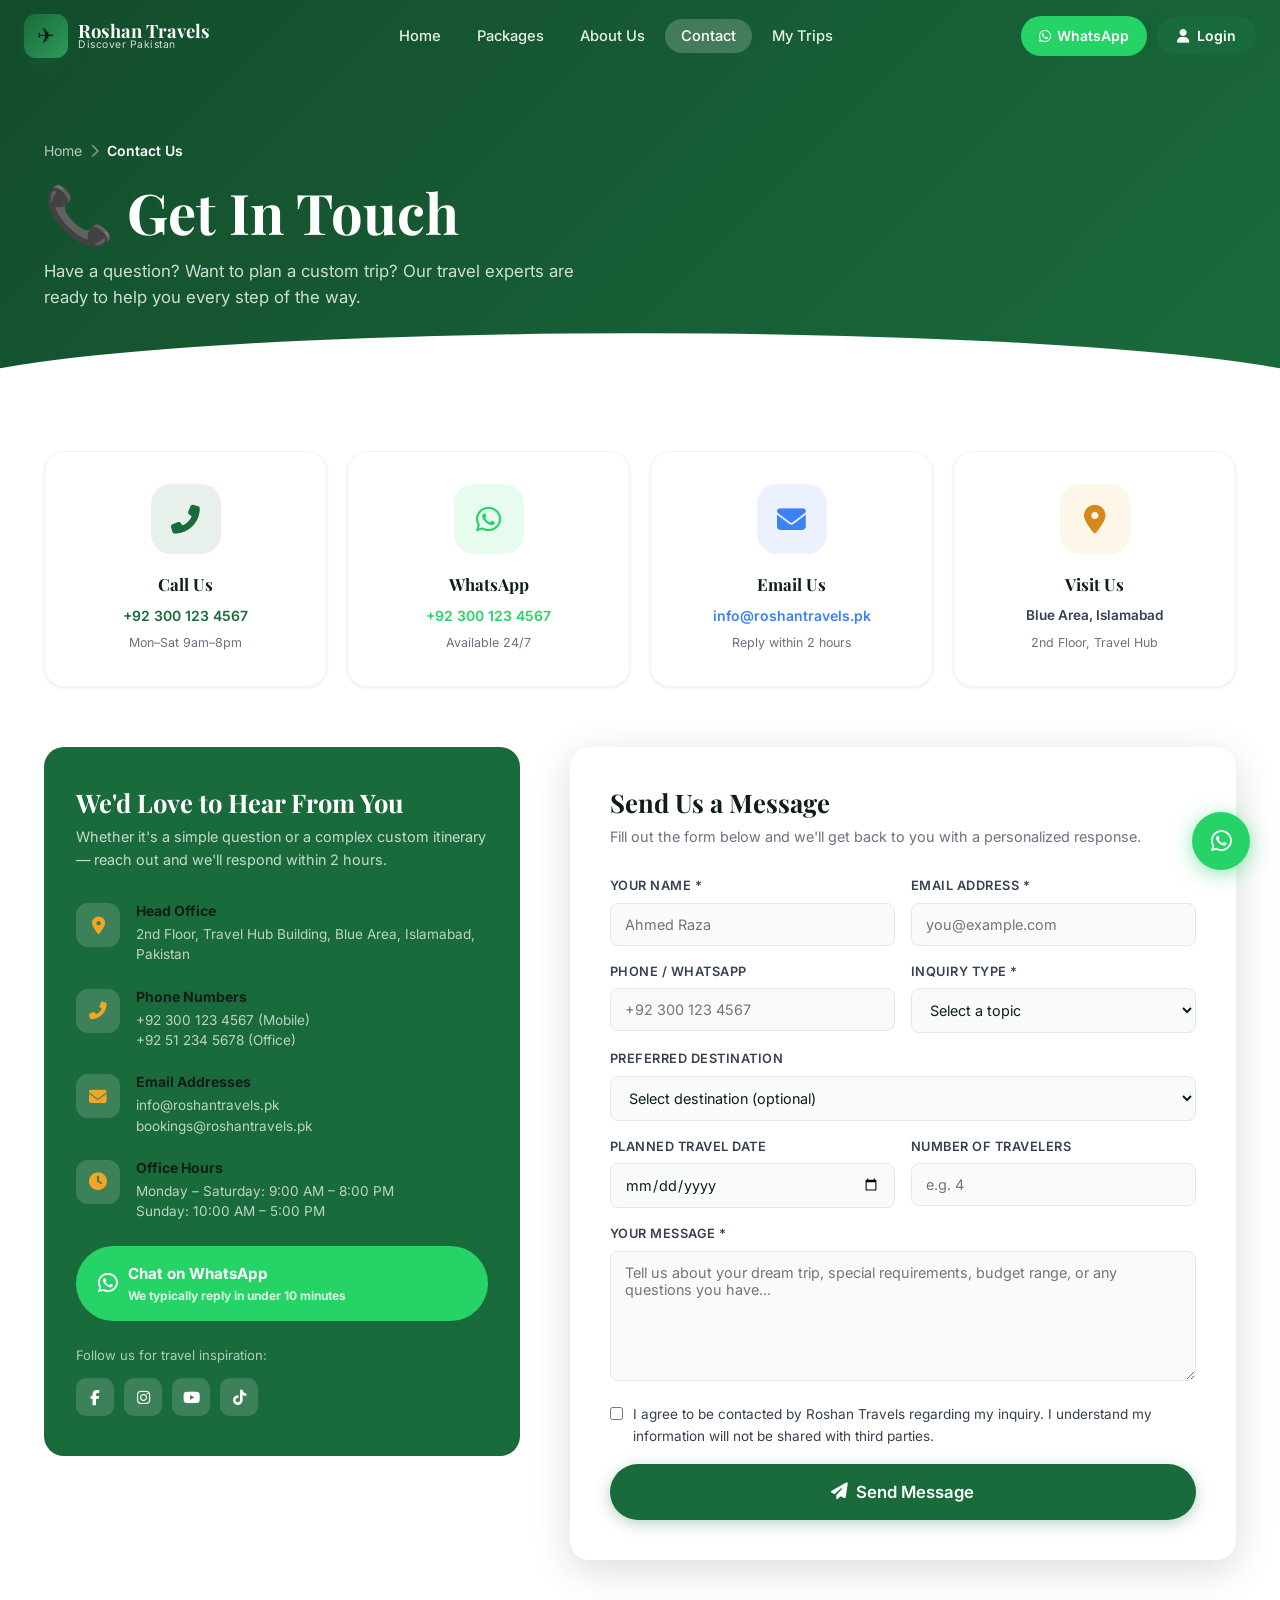
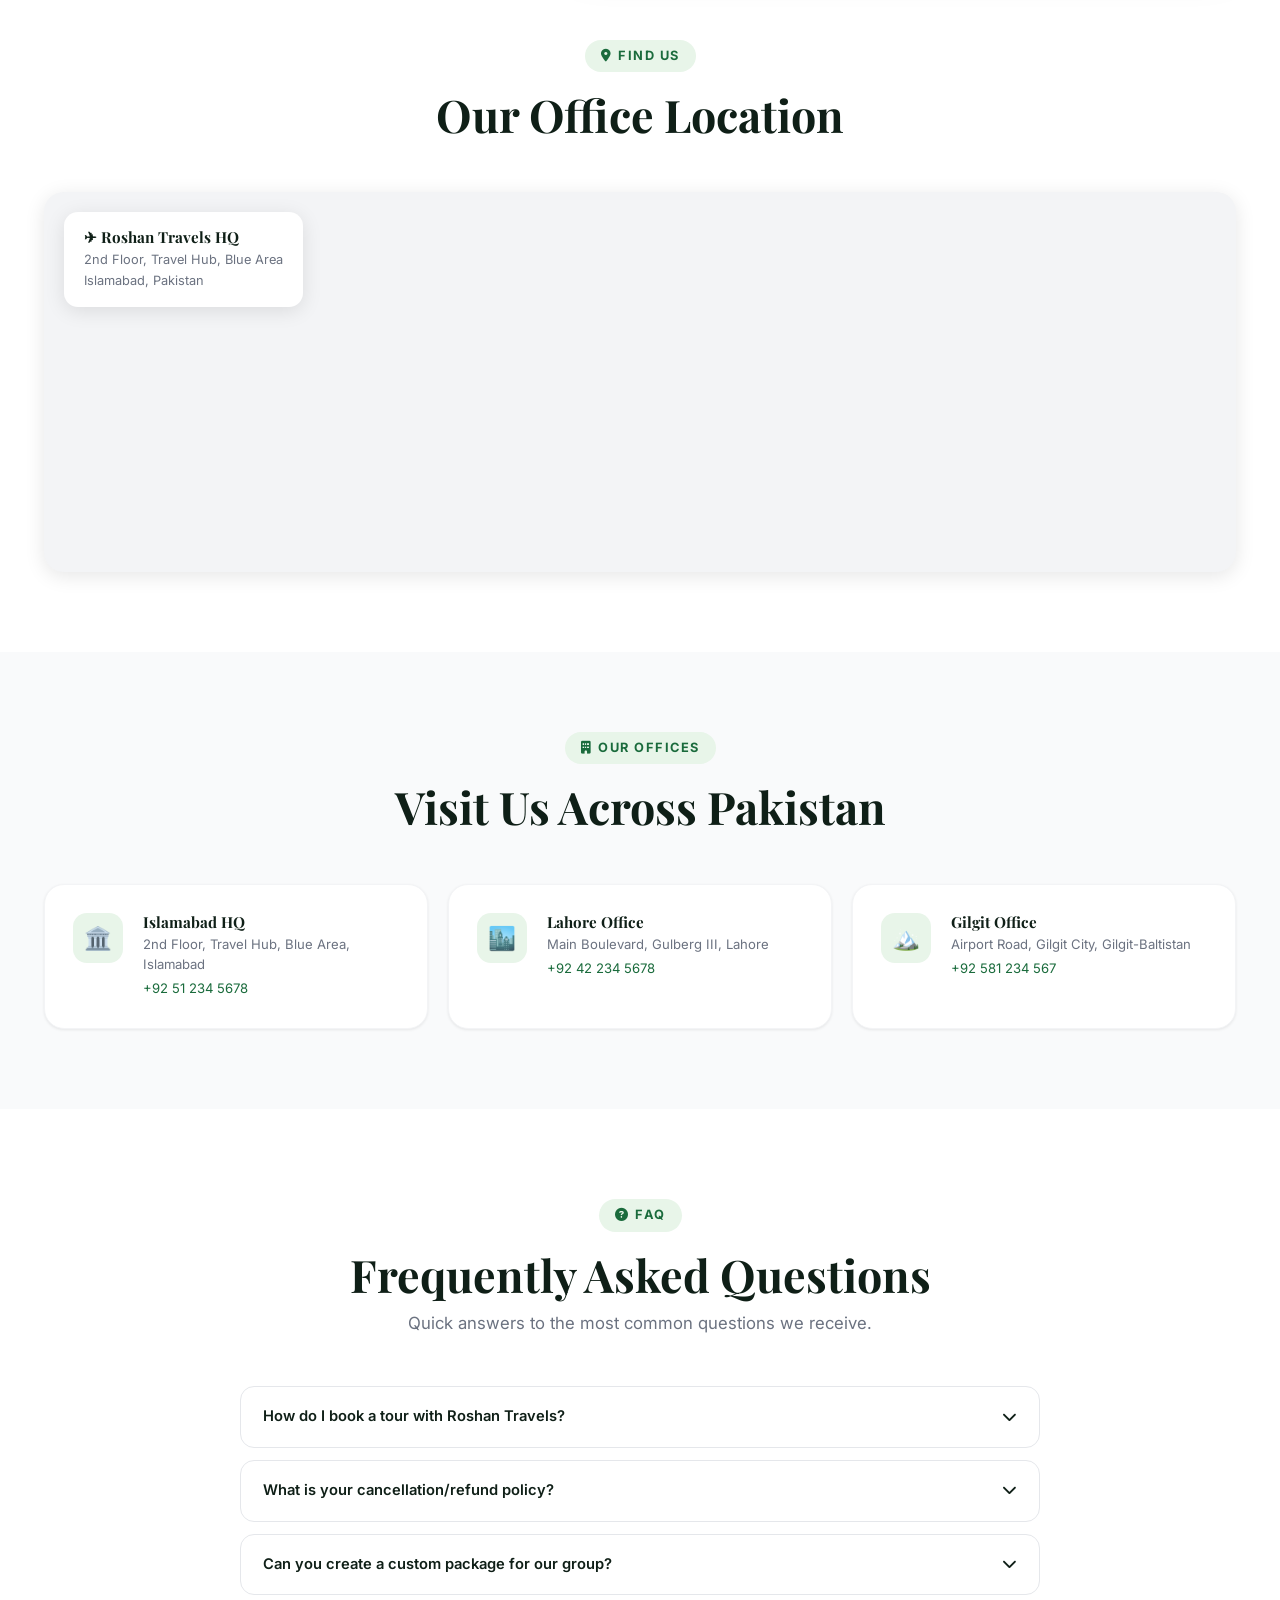
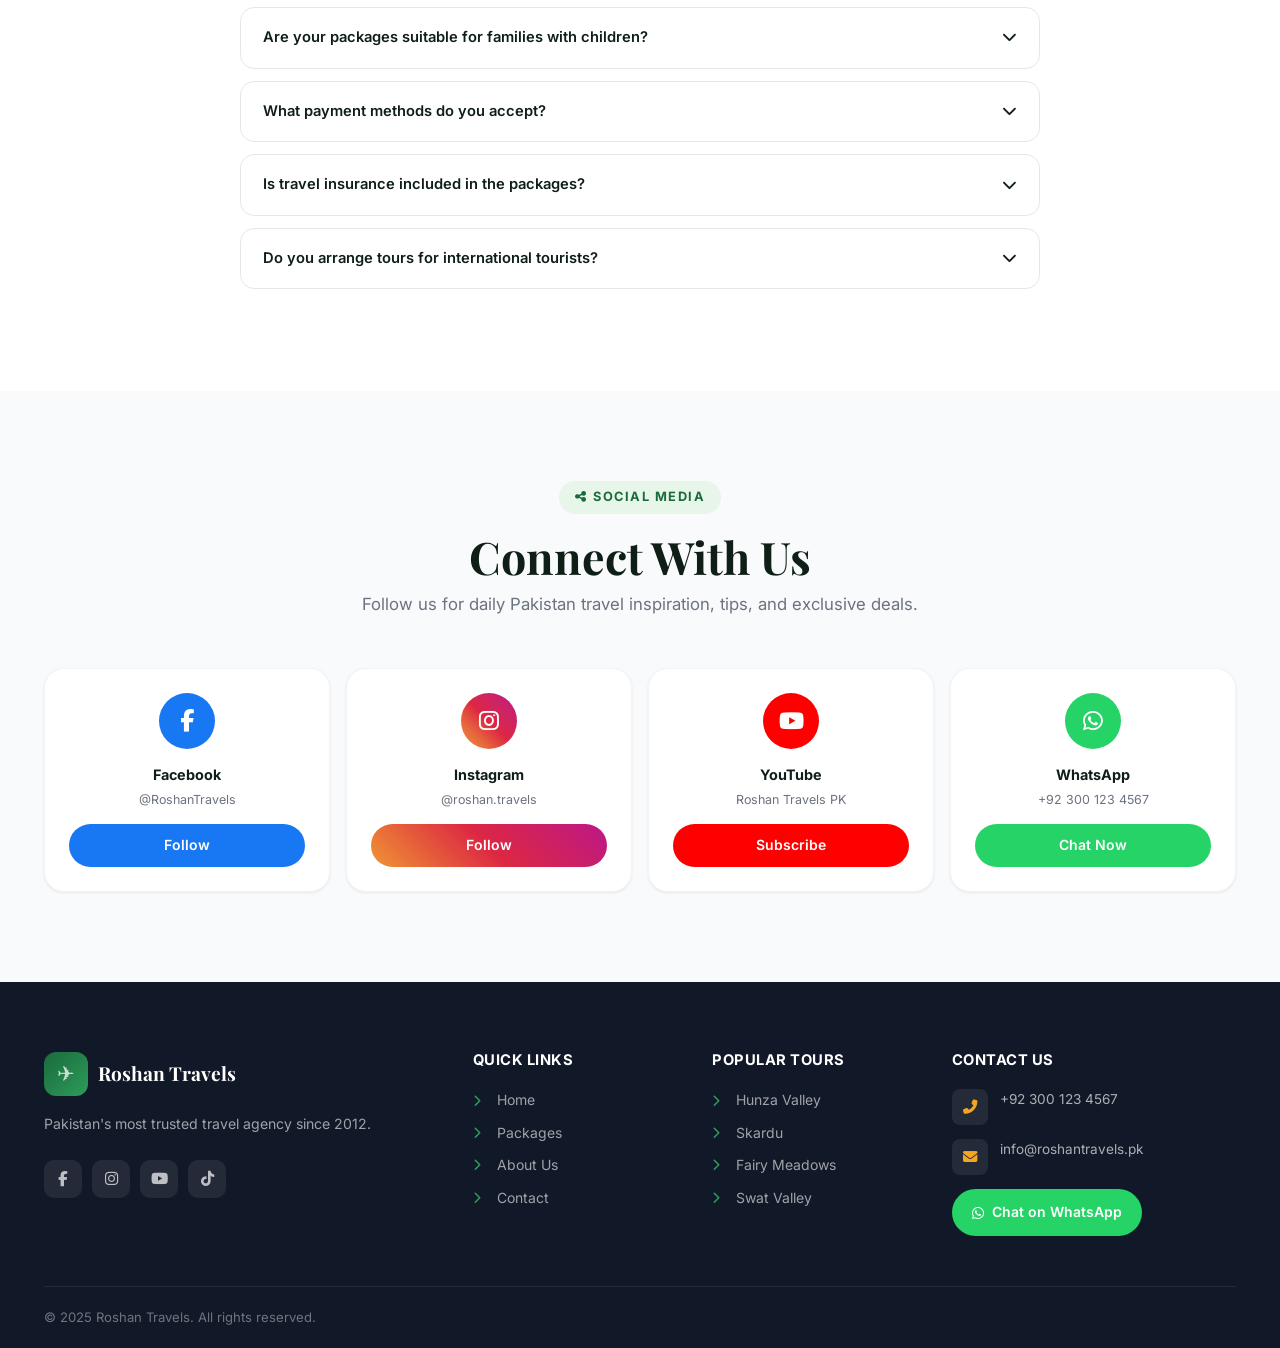
<file: contact.html>
<!DOCTYPE html>
<html lang="en">
<head>
  <meta charset="UTF-8" />
  <meta name="viewport" content="width=device-width, initial-scale=1.0" />
  <title>Contact Us – Roshan Travels</title>
  <meta name="description" content="Get in touch with Roshan Travels. Phone, WhatsApp, email, and office address. We're here 24/7 to help plan your Pakistan trip." />
  <link rel="preconnect" href="https://fonts.googleapis.com" />
  <link href="https://fonts.googleapis.com/css2?family=Inter:wght@300;400;500;600;700&family=Playfair+Display:wght@400;600;700;900&display=swap" rel="stylesheet" />
  <link rel="stylesheet" href="https://cdn.jsdelivr.net/npm/@fortawesome/fontawesome-free@6.4.0/css/all.min.css" />
  <link rel="stylesheet" href="css/style.css" />
  <style>
    .faq-item { border:1px solid var(--gray-200); border-radius:var(--radius-md); margin-bottom:12px; overflow:hidden; }
    .faq-q { display:flex; align-items:center; justify-content:space-between; padding:18px 22px; cursor:pointer; font-weight:600; font-size:0.92rem; transition:var(--transition); }
    .faq-q:hover { background:var(--accent); color:var(--primary); }
    .faq-q .icon { transition:transform 0.3s; }
    .faq-item.open .faq-q { background:var(--accent); color:var(--primary); }
    .faq-item.open .faq-q .icon { transform:rotate(180deg); }
    .faq-a { display:none; padding:0 22px 18px; font-size:0.875rem; color:var(--text-light); line-height:1.7; }
    .faq-item.open .faq-a { display:block; }
    .office-card { background:white; border-radius:var(--radius-lg); padding:28px; box-shadow:var(--shadow-sm); border:1px solid var(--gray-100); display:flex; gap:20px; align-items:flex-start; transition:var(--transition); }
    .office-card:hover { box-shadow:var(--shadow-lg); border-color:var(--primary); transform:translateY(-3px); }
    .office-icon { width:50px; height:50px; background:var(--accent); border-radius:14px; display:flex; align-items:center; justify-content:center; font-size:1.4rem; flex-shrink:0; }
    .office-info h4 { font-size:0.95rem; font-weight:700; margin-bottom:4px; }
    .office-info p { font-size:0.82rem; color:var(--text-light); line-height:1.5; }
    .office-info a { color:var(--primary); font-size:0.82rem; }
    .offices-grid { display:grid; grid-template-columns:repeat(3,1fr); gap:20px; }
    @media(max-width:900px){ .offices-grid{grid-template-columns:1fr;} }
    .social-contact-grid { display:grid; grid-template-columns:repeat(4,1fr); gap:16px; }
    .social-contact-card { background:white; border-radius:var(--radius-lg); padding:24px; text-align:center; box-shadow:var(--shadow-sm); border:1px solid var(--gray-100); transition:var(--transition); }
    .social-contact-card:hover { transform:translateY(-4px); box-shadow:var(--shadow-lg); }
    .social-contact-icon { width:56px; height:56px; border-radius:50%; display:flex; align-items:center; justify-content:center; font-size:1.4rem; color:white; margin:0 auto 14px; }
    .social-contact-name { font-size:0.9rem; font-weight:700; margin-bottom:4px; }
    .social-contact-handle { font-size:0.78rem; color:var(--text-light); margin-bottom:14px; }
    @media(max-width:700px){ .social-contact-grid{grid-template-columns:repeat(2,1fr);} }
  </style>
</head>
<body>

<div id="page-loader" class="page-loader">
  <div class="loader-logo">✈ Roshan Travels</div>
  <div class="loader-bar"><div class="loader-bar-fill"></div></div>
</div>
<div id="toast-container" class="toast-container"></div>
<a href="https://wa.me/923001234567" target="_blank" class="whatsapp-float"><i class="fab fa-whatsapp"></i></a>

<!-- NAVBAR -->
<nav class="navbar scrolled" id="main-navbar">
  <div class="nav-inner">
    <a href="index.html" class="nav-logo">
      <div class="nav-logo-icon">✈</div>
      <div class="nav-logo-text">
        <span class="nav-logo-name">Roshan Travels</span>
        <span class="nav-logo-tagline">Discover Pakistan</span>
      </div>
    </a>
    <ul class="nav-links">
      <li><a href="index.html" class="nav-link">Home</a></li>
      <li><a href="packages.html" class="nav-link">Packages</a></li>
      <li><a href="about.html" class="nav-link">About Us</a></li>
      <li><a href="contact.html" class="nav-link active">Contact</a></li>
      <li><a href="dashboard.html" class="nav-link">My Trips</a></li>
    </ul>
    <div class="nav-actions">
      <a href="https://wa.me/923001234567" target="_blank" class="nav-whatsapp"><i class="fab fa-whatsapp"></i> WhatsApp</a>
      <button class="btn btn-primary btn-sm" id="nav-login-btn" onclick="openModal('auth-modal')"><i class="fas fa-user"></i> Login</button>
      <div id="nav-user-menu" style="display:none;align-items:center;gap:10px;">
        <a href="dashboard.html" class="btn btn-primary btn-sm"><i class="fas fa-user-circle"></i> <span id="nav-user-name"></span></a>
        <button class="btn btn-sm" style="background:var(--gray-100);color:var(--text-medium);" onclick="logout()"><i class="fas fa-sign-out-alt"></i></button>
      </div>
    </div>
    <button class="hamburger" id="hamburger"><span></span><span></span><span></span></button>
  </div>
</nav>
<div class="mobile-menu" id="mobile-menu">
  <a href="index.html" class="nav-link">🏠 Home</a>
  <a href="packages.html" class="nav-link">🎒 Packages</a>
  <a href="about.html" class="nav-link">🤝 About Us</a>
  <a href="contact.html" class="nav-link active">📞 Contact</a>
</div>

<!-- PAGE HERO -->
<div class="page-hero">
  <div class="container page-hero-content">
    <div class="breadcrumb">
      <a href="index.html">Home</a>
      <span><i class="fas fa-chevron-right"></i></span>
      <span class="active">Contact Us</span>
    </div>
    <h1>📞 Get In Touch</h1>
    <p>Have a question? Want to plan a custom trip? Our travel experts are ready to help you every step of the way.</p>
  </div>
</div>

<!-- ══ QUICK CONTACT CARDS ══ -->
<section style="padding:60px 0 40px;">
  <div class="container">
    <div style="display:grid;grid-template-columns:repeat(4,1fr);gap:20px;margin-bottom:0;" class="fade-in">
      <a href="tel:+923001234567" class="why-card" style="text-decoration:none;">
        <div class="why-icon" style="background:rgba(26,107,60,0.1);color:var(--primary);"><i class="fas fa-phone-alt"></i></div>
        <h4>Call Us</h4>
        <p style="color:var(--primary);font-weight:600;">+92 300 123 4567</p>
        <p style="font-size:0.78rem;color:var(--text-light);margin-top:4px;">Mon–Sat 9am–8pm</p>
      </a>
      <a href="https://wa.me/923001234567" target="_blank" class="why-card" style="text-decoration:none;">
        <div class="why-icon" style="background:rgba(37,211,102,0.1);color:#25D366;"><i class="fab fa-whatsapp"></i></div>
        <h4>WhatsApp</h4>
        <p style="color:#25D366;font-weight:600;">+92 300 123 4567</p>
        <p style="font-size:0.78rem;color:var(--text-light);margin-top:4px;">Available 24/7</p>
      </a>
      <a href="mailto:info@roshantravels.pk" class="why-card" style="text-decoration:none;">
        <div class="why-icon" style="background:rgba(59,130,246,0.1);color:#3b82f6;"><i class="fas fa-envelope"></i></div>
        <h4>Email Us</h4>
        <p style="color:#3b82f6;font-weight:600;">info@roshantravels.pk</p>
        <p style="font-size:0.78rem;color:var(--text-light);margin-top:4px;">Reply within 2 hours</p>
      </a>
      <div class="why-card">
        <div class="why-icon" style="background:rgba(244,166,35,0.1);color:var(--secondary-dark);"><i class="fas fa-map-marker-alt"></i></div>
        <h4>Visit Us</h4>
        <p style="color:var(--text-medium);font-weight:600;font-size:0.85rem;">Blue Area, Islamabad</p>
        <p style="font-size:0.78rem;color:var(--text-light);margin-top:4px;">2nd Floor, Travel Hub</p>
      </div>
    </div>
  </div>
</section>

<!-- ══ CONTACT FORM + INFO ══ -->
<section style="padding:20px 0 80px;">
  <div class="container">
    <div class="contact-layout">

      <!-- Info Column -->
      <div>
        <div class="contact-info-card">
          <h3>We'd Love to Hear From You</h3>
          <p>Whether it's a simple question or a complex custom itinerary — reach out and we'll respond within 2 hours.</p>

          <div class="contact-info-item">
            <div class="contact-icon"><i class="fas fa-map-marker-alt"></i></div>
            <div class="contact-info-text">
              <h5>Head Office</h5>
              <p>2nd Floor, Travel Hub Building, Blue Area, Islamabad, Pakistan</p>
            </div>
          </div>
          <div class="contact-info-item">
            <div class="contact-icon"><i class="fas fa-phone-alt"></i></div>
            <div class="contact-info-text">
              <h5>Phone Numbers</h5>
              <p>+92 300 123 4567 (Mobile)<br>+92 51 234 5678 (Office)</p>
            </div>
          </div>
          <div class="contact-info-item">
            <div class="contact-icon"><i class="fas fa-envelope"></i></div>
            <div class="contact-info-text">
              <h5>Email Addresses</h5>
              <p>info@roshantravels.pk<br>bookings@roshantravels.pk</p>
            </div>
          </div>
          <div class="contact-info-item">
            <div class="contact-icon"><i class="fas fa-clock"></i></div>
            <div class="contact-info-text">
              <h5>Office Hours</h5>
              <p>Monday – Saturday: 9:00 AM – 8:00 PM<br>Sunday: 10:00 AM – 5:00 PM</p>
            </div>
          </div>

          <!-- WhatsApp Button -->
          <a href="https://wa.me/923001234567?text=Hello!%20I%20need%20help%20planning%20a%20trip%20to%20Pakistan." target="_blank"
             style="display:flex;align-items:center;gap:10px;background:#25D366;color:white;padding:16px 22px;border-radius:var(--radius-full);font-weight:700;margin-top:20px;transition:var(--transition);"
             onmouseover="this.style.background='#1da851'" onmouseout="this.style.background='#25D366'">
            <i class="fab fa-whatsapp" style="font-size:1.4rem;"></i>
            <div>
              <div style="font-size:0.95rem;">Chat on WhatsApp</div>
              <div style="font-size:0.75rem;opacity:0.85;">We typically reply in under 10 minutes</div>
            </div>
          </a>

          <!-- Social -->
          <div style="margin-top:24px;">
            <p style="font-size:0.82rem;color:rgba(255,255,255,0.65);margin-bottom:12px;">Follow us for travel inspiration:</p>
            <div style="display:flex;gap:10px;">
              <a href="#" class="social-btn" style="background:rgba(255,255,255,0.15);color:white;"><i class="fab fa-facebook-f"></i></a>
              <a href="#" class="social-btn" style="background:rgba(255,255,255,0.15);color:white;"><i class="fab fa-instagram"></i></a>
              <a href="#" class="social-btn" style="background:rgba(255,255,255,0.15);color:white;"><i class="fab fa-youtube"></i></a>
              <a href="#" class="social-btn" style="background:rgba(255,255,255,0.15);color:white;"><i class="fab fa-tiktok"></i></a>
            </div>
          </div>
        </div>
      </div>

      <!-- Form Column -->
      <div class="contact-form-card fade-in">
        <h3>Send Us a Message</h3>
        <p>Fill out the form below and we'll get back to you with a personalized response.</p>

        <form id="contact-form" onsubmit="submitContact(event)">
          <div class="form-row">
            <div class="form-group">
              <label class="form-label">Your Name *</label>
              <input type="text" id="c-name" class="form-input" placeholder="Ahmed Raza" required />
            </div>
            <div class="form-group">
              <label class="form-label">Email Address *</label>
              <input type="email" id="c-email" class="form-input" placeholder="you@example.com" required />
            </div>
          </div>
          <div class="form-row">
            <div class="form-group">
              <label class="form-label">Phone / WhatsApp</label>
              <input type="tel" id="c-phone" class="form-input" placeholder="+92 300 123 4567" />
            </div>
            <div class="form-group">
              <label class="form-label">Inquiry Type *</label>
              <select id="c-subject" class="form-select" required>
                <option value="">Select a topic</option>
                <option value="booking">Package Booking</option>
                <option value="custom">Custom Itinerary</option>
                <option value="pricing">Pricing & Discounts</option>
                <option value="group">Group Tour</option>
                <option value="corporate">Corporate Travel</option>
                <option value="honeymoon">Honeymoon Package</option>
                <option value="cancellation">Cancellation / Refund</option>
                <option value="other">Other</option>
              </select>
            </div>
          </div>
          <div class="form-group">
            <label class="form-label">Preferred Destination</label>
            <select id="c-destination" class="form-select">
              <option value="">Select destination (optional)</option>
              <option value="hunza">Hunza Valley</option>
              <option value="skardu">Skardu & Deosai</option>
              <option value="swat">Swat Valley</option>
              <option value="fairy">Fairy Meadows</option>
              <option value="lahore">Lahore</option>
              <option value="murree">Murree</option>
              <option value="gwadar">Gwadar</option>
              <option value="other">Other / Not Sure</option>
            </select>
          </div>
          <div class="form-row">
            <div class="form-group">
              <label class="form-label">Planned Travel Date</label>
              <input type="date" id="c-date" class="form-input" />
            </div>
            <div class="form-group">
              <label class="form-label">Number of Travelers</label>
              <input type="number" id="c-travelers" class="form-input" placeholder="e.g. 4" min="1" max="100" />
            </div>
          </div>
          <div class="form-group">
            <label class="form-label">Your Message *</label>
            <textarea id="c-message" class="form-textarea" style="min-height:130px;" placeholder="Tell us about your dream trip, special requirements, budget range, or any questions you have..." required></textarea>
          </div>
          <div class="form-group">
            <label style="display:flex;align-items:flex-start;gap:10px;cursor:pointer;font-size:0.85rem;color:var(--text-medium);">
              <input type="checkbox" id="c-consent" required style="margin-top:3px;accent-color:var(--primary);" />
              <span>I agree to be contacted by Roshan Travels regarding my inquiry. I understand my information will not be shared with third parties.</span>
            </label>
          </div>
          <button type="submit" class="btn btn-primary btn-lg" style="width:100%;justify-content:center;">
            <i class="fas fa-paper-plane"></i> Send Message
          </button>
        </form>

        <!-- Success State (hidden) -->
        <div id="contact-success" style="display:none;text-align:center;padding:40px 20px;">
          <div style="font-size:4rem;margin-bottom:16px;">🎉</div>
          <h3 style="font-family:var(--font-display);font-size:1.5rem;margin-bottom:8px;color:var(--primary);">Message Sent!</h3>
          <p style="color:var(--text-light);margin-bottom:24px;">Thank you for reaching out! Our team will contact you within 2 hours during business hours.</p>
          <div style="background:var(--accent);border-radius:var(--radius-md);padding:16px;margin-bottom:24px;text-align:left;">
            <p style="font-size:0.875rem;color:var(--text-medium);"><strong>What happens next?</strong><br>
            1. Our travel expert reviews your inquiry<br>
            2. We prepare a personalized package proposal<br>
            3. We contact you via WhatsApp/phone within 2 hours</p>
          </div>
          <div style="display:flex;gap:12px;justify-content:center;flex-wrap:wrap;">
            <a href="packages.html" class="btn btn-primary"><i class="fas fa-compass"></i> Browse Packages</a>
            <a href="https://wa.me/923001234567" target="_blank" class="btn btn-sm" style="background:#25D366;color:white;"><i class="fab fa-whatsapp"></i> WhatsApp Us Now</a>
          </div>
        </div>
      </div>
    </div>
  </div>
</section>

<!-- ══ MAP ══ -->
<section style="padding:0 0 80px;">
  <div class="container">
    <div class="section-header center fade-in">
      <span class="section-tag"><i class="fas fa-map-marker-alt"></i> Find Us</span>
      <h2 class="section-title">Our Office Location</h2>
    </div>
    <div class="map-container fade-in">
      <!-- Google Maps Embed (Islamabad Blue Area) -->
      <iframe
        src="https://www.google.com/maps/embed?pb=!1m18!1m12!1m3!1d3318.8416!2d73.0479!3d33.7295!2m3!1f0!2f0!3f0!3m2!1i1024!2i768!4f13.1!3m3!1m2!1s0x38dfbef17a9b4f09%3A0x7b8e8f71a0e32c2b!2sBlue%20Area%2C%20Islamabad!5e0!3m2!1sen!2spk!4v1620000000000"
        allowfullscreen="" loading="lazy" referrerpolicy="no-referrer-when-downgrade">
      </iframe>
      <div class="map-overlay">
        <h4>✈ Roshan Travels HQ</h4>
        <p>2nd Floor, Travel Hub, Blue Area<br>Islamabad, Pakistan</p>
      </div>
    </div>
  </div>
</section>

<!-- ══ OFFICES ══ -->
<section style="background:var(--gray-50);padding:80px 0;">
  <div class="container">
    <div class="section-header center fade-in">
      <span class="section-tag"><i class="fas fa-building"></i> Our Offices</span>
      <h2 class="section-title">Visit Us Across Pakistan</h2>
    </div>
    <div class="offices-grid">
      <div class="office-card fade-in">
        <div class="office-icon">🏛️</div>
        <div class="office-info">
          <h4>Islamabad HQ</h4>
          <p>2nd Floor, Travel Hub, Blue Area, Islamabad</p>
          <a href="tel:+924512345678">+92 51 234 5678</a>
        </div>
      </div>
      <div class="office-card fade-in">
        <div class="office-icon">🏙️</div>
        <div class="office-info">
          <h4>Lahore Office</h4>
          <p>Main Boulevard, Gulberg III, Lahore</p>
          <a href="tel:+924212345678">+92 42 234 5678</a>
        </div>
      </div>
      <div class="office-card fade-in">
        <div class="office-icon">🏔️</div>
        <div class="office-info">
          <h4>Gilgit Office</h4>
          <p>Airport Road, Gilgit City, Gilgit-Baltistan</p>
          <a href="tel:+925812345678">+92 581 234 567</a>
        </div>
      </div>
    </div>
  </div>
</section>

<!-- ══ FAQ ══ -->
<section>
  <div class="container">
    <div class="section-header center fade-in">
      <span class="section-tag"><i class="fas fa-question-circle"></i> FAQ</span>
      <h2 class="section-title">Frequently Asked Questions</h2>
      <p class="section-subtitle">Quick answers to the most common questions we receive.</p>
    </div>
    <div style="max-width:800px;margin:0 auto;" class="fade-in">
      <div class="faq-item">
        <div class="faq-q" onclick="toggleFAQ(this)">
          How do I book a tour with Roshan Travels?
          <i class="fas fa-chevron-down icon"></i>
        </div>
        <div class="faq-a">You can book online through our website (click "Book Now" on any package), via WhatsApp, by phone, or by visiting our office. We'll confirm your booking within 2 hours and guide you through the payment process.</div>
      </div>
      <div class="faq-item">
        <div class="faq-q" onclick="toggleFAQ(this)">
          What is your cancellation/refund policy?
          <i class="fas fa-chevron-down icon"></i>
        </div>
        <div class="faq-a">• 7+ days before departure: 90% refund<br>• 3–6 days before: 50% refund<br>• Less than 3 days: No refund (except force majeure situations)<br>• We also offer free rescheduling up to 48 hours before departure subject to availability.</div>
      </div>
      <div class="faq-item">
        <div class="faq-q" onclick="toggleFAQ(this)">
          Can you create a custom package for our group?
          <i class="fas fa-chevron-down icon"></i>
        </div>
        <div class="faq-a">Absolutely! We specialize in custom tours. Fill out the contact form with your requirements (dates, group size, budget, destinations, accommodation preferences) and our team will create a personalized itinerary and quote within 24 hours — completely free.</div>
      </div>
      <div class="faq-item">
        <div class="faq-q" onclick="toggleFAQ(this)">
          Are your packages suitable for families with children?
          <i class="fas fa-chevron-down icon"></i>
        </div>
        <div class="faq-a">Yes! Many of our packages are family-friendly. Swat Valley, Murree, Lahore Heritage, and Hunza Valley tours are particularly popular with families. We adjust itineraries for children's comfort and can arrange special activities. Mention family requirements when booking.</div>
      </div>
      <div class="faq-item">
        <div class="faq-q" onclick="toggleFAQ(this)">
          What payment methods do you accept?
          <i class="fas fa-chevron-down icon"></i>
        </div>
        <div class="faq-a">We accept: Bank Transfer (all major Pakistani banks), EasyPaisa, JazzCash, Cash (at our office), and Installment Plans for packages above PKR 50,000. A 30% deposit confirms your booking with the balance due 3 days before departure.</div>
      </div>
      <div class="faq-item">
        <div class="faq-q" onclick="toggleFAQ(this)">
          Is travel insurance included in the packages?
          <i class="fas fa-chevron-down icon"></i>
        </div>
        <div class="faq-a">Travel insurance is NOT included by default but is strongly recommended, especially for adventure/trekking tours. We can arrange travel insurance for you at an additional cost. Please ask our team for options when booking.</div>
      </div>
      <div class="faq-item">
        <div class="faq-q" onclick="toggleFAQ(this)">
          Do you arrange tours for international tourists?
          <i class="fas fa-chevron-down icon"></i>
        </div>
        <div class="faq-a">Yes! We welcome international travelers and can help with NOC (No Objection Certificate) arrangements for restricted areas like Khunjerab Pass and some trekking routes. We also provide airport pickup, visa assistance guidance, and translation services.</div>
      </div>
    </div>
  </div>
</section>

<!-- ══ SOCIAL MEDIA ══ -->
<section style="background:var(--gray-50);">
  <div class="container">
    <div class="section-header center fade-in">
      <span class="section-tag"><i class="fas fa-share-alt"></i> Social Media</span>
      <h2 class="section-title">Connect With Us</h2>
      <p class="section-subtitle">Follow us for daily Pakistan travel inspiration, tips, and exclusive deals.</p>
    </div>
    <div class="social-contact-grid fade-in">
      <a href="#" class="social-contact-card" style="text-decoration:none;">
        <div class="social-contact-icon" style="background:#1877f2;"><i class="fab fa-facebook-f"></i></div>
        <div class="social-contact-name">Facebook</div>
        <div class="social-contact-handle">@RoshanTravels</div>
        <div class="btn btn-sm" style="background:#1877f2;color:white;width:100%;justify-content:center;">Follow</div>
      </a>
      <a href="#" class="social-contact-card" style="text-decoration:none;">
        <div class="social-contact-icon" style="background:linear-gradient(45deg,#f09433,#e6683c,#dc2743,#cc2366,#bc1888);"><i class="fab fa-instagram"></i></div>
        <div class="social-contact-name">Instagram</div>
        <div class="social-contact-handle">@roshan.travels</div>
        <div class="btn btn-sm" style="background:linear-gradient(45deg,#f09433,#dc2743,#bc1888);color:white;width:100%;justify-content:center;">Follow</div>
      </a>
      <a href="#" class="social-contact-card" style="text-decoration:none;">
        <div class="social-contact-icon" style="background:#ff0000;"><i class="fab fa-youtube"></i></div>
        <div class="social-contact-name">YouTube</div>
        <div class="social-contact-handle">Roshan Travels PK</div>
        <div class="btn btn-sm" style="background:#ff0000;color:white;width:100%;justify-content:center;">Subscribe</div>
      </a>
      <a href="https://wa.me/923001234567" target="_blank" class="social-contact-card" style="text-decoration:none;">
        <div class="social-contact-icon" style="background:#25D366;"><i class="fab fa-whatsapp"></i></div>
        <div class="social-contact-name">WhatsApp</div>
        <div class="social-contact-handle">+92 300 123 4567</div>
        <div class="btn btn-sm" style="background:#25D366;color:white;width:100%;justify-content:center;">Chat Now</div>
      </a>
    </div>
  </div>
</section>

<!-- FOOTER -->
<footer>
  <div class="container">
    <div class="footer-grid">
      <div class="footer-brand">
        <div class="footer-logo"><div class="footer-logo-icon">✈</div><span class="footer-logo-name">Roshan Travels</span></div>
        <p class="footer-desc">Pakistan's most trusted travel agency since 2012.</p>
        <div class="footer-social"><a href="#" class="social-btn"><i class="fab fa-facebook-f"></i></a><a href="#" class="social-btn"><i class="fab fa-instagram"></i></a><a href="#" class="social-btn"><i class="fab fa-youtube"></i></a><a href="#" class="social-btn"><i class="fab fa-tiktok"></i></a></div>
      </div>
      <div class="footer-col"><h4>Quick Links</h4><ul class="footer-links"><li><a href="index.html"><i class="fas fa-chevron-right"></i> Home</a></li><li><a href="packages.html"><i class="fas fa-chevron-right"></i> Packages</a></li><li><a href="about.html"><i class="fas fa-chevron-right"></i> About Us</a></li><li><a href="contact.html"><i class="fas fa-chevron-right"></i> Contact</a></li></ul></div>
      <div class="footer-col"><h4>Popular Tours</h4><ul class="footer-links"><li><a href="package-detail.html?id=pkg-001"><i class="fas fa-chevron-right"></i> Hunza Valley</a></li><li><a href="package-detail.html?id=pkg-002"><i class="fas fa-chevron-right"></i> Skardu</a></li><li><a href="package-detail.html?id=pkg-005"><i class="fas fa-chevron-right"></i> Fairy Meadows</a></li><li><a href="package-detail.html?id=pkg-003"><i class="fas fa-chevron-right"></i> Swat Valley</a></li></ul></div>
      <div class="footer-col"><h4>Contact Us</h4>
        <div class="footer-contact-item"><div class="footer-contact-icon"><i class="fas fa-phone-alt"></i></div><div class="footer-contact-text">+92 300 123 4567</div></div>
        <div class="footer-contact-item"><div class="footer-contact-icon"><i class="fas fa-envelope"></i></div><div class="footer-contact-text">info@roshantravels.pk</div></div>
        <a href="https://wa.me/923001234567" target="_blank" class="footer-whatsapp-btn"><i class="fab fa-whatsapp"></i> Chat on WhatsApp</a>
      </div>
    </div>
    <div class="footer-bottom"><p>© 2025 Roshan Travels. All rights reserved.</p></div>
  </div>
</footer>

<!-- AUTH MODAL -->
<div class="modal-overlay" id="auth-modal">
  <div class="modal">
    <div class="modal-header">
      <h3><i class="fas fa-user-circle" style="color:var(--primary);margin-right:8px;"></i> Account</h3>
      <button class="modal-close" onclick="closeModal('auth-modal')"><i class="fas fa-times"></i></button>
    </div>
    <div class="modal-body">
      <div style="display:flex;gap:4px;background:var(--gray-100);padding:5px;border-radius:10px;margin-bottom:24px;">
        <button class="detail-tab active auth-tab" data-tab="login" onclick="switchAuthTab('login')" style="flex:1;">Login</button>
        <button class="detail-tab auth-tab" data-tab="register" onclick="switchAuthTab('register')" style="flex:1;">Register</button>
      </div>
      <div id="auth-login">
        <form id="login-form">
          <div class="form-group"><label class="form-label">Email</label><input type="email" id="login-email" class="form-input" required /></div>
          <div class="form-group"><label class="form-label">Password</label><input type="password" id="login-password" class="form-input" required /></div>
          <button type="submit" class="btn btn-primary" style="width:100%;justify-content:center;"><i class="fas fa-sign-in-alt"></i> Login</button>
        </form>
      </div>
      <div id="auth-register" style="display:none;">
        <form id="register-form">
          <div class="form-group"><label class="form-label">Full Name</label><input type="text" id="reg-name" class="form-input" required /></div>
          <div class="form-group"><label class="form-label">Email</label><input type="email" id="reg-email" class="form-input" required /></div>
          <div class="form-group"><label class="form-label">Password</label><input type="password" id="reg-password" class="form-input" required /></div>
          <div class="form-group"><label class="form-label">Confirm</label><input type="password" id="reg-confirm" class="form-input" required /></div>
          <button type="submit" class="btn btn-primary" style="width:100%;justify-content:center;"><i class="fas fa-user-plus"></i> Create Account</button>
        </form>
      </div>
    </div>
  </div>
</div>

<script src="js/data.js"></script>
<script src="js/main.js"></script>
<script>
function switchAuthTab(tab) {
  document.querySelectorAll('.auth-tab').forEach(t => t.classList.remove('active'));
  document.getElementById('auth-login').style.display = tab === 'login' ? 'block' : 'none';
  document.getElementById('auth-register').style.display = tab === 'register' ? 'block' : 'none';
  document.querySelector(`.auth-tab[data-tab="${tab}"]`).classList.add('active');
}

// FAQ toggle
function toggleFAQ(el) {
  const item = el.parentElement;
  const isOpen = item.classList.contains('open');
  document.querySelectorAll('.faq-item').forEach(i => i.classList.remove('open'));
  if (!isOpen) item.classList.add('open');
}

// Contact form submit
async function submitContact(e) {
  e.preventDefault();
  const btn = e.target.querySelector('[type=submit]');
  const originalText = btn.innerHTML;
  btn.innerHTML = '<span class="loading-spinner"></span> Sending…';
  btn.disabled = true;

  const data = {
    name: document.getElementById('c-name').value.trim(),
    email: document.getElementById('c-email').value.trim(),
    phone: document.getElementById('c-phone').value.trim(),
    subject: document.getElementById('c-subject').value,
    destination: document.getElementById('c-destination').value,
    travel_date: document.getElementById('c-date').value,
    travelers: document.getElementById('c-travelers').value,
    message: document.getElementById('c-message').value.trim(),
    status: 'new',
    id: 'CT-' + Date.now(),
  };

  try {
    await fetch('tables/contacts', {
      method: 'POST',
      headers: { 'Content-Type': 'application/json' },
      body: JSON.stringify(data),
    });
  } catch {}

  setTimeout(() => {
    btn.innerHTML = originalText;
    btn.disabled = false;
    document.getElementById('contact-form').style.display = 'none';
    document.getElementById('contact-success').style.display = 'block';
  }, 1000);
}

// Quick contact card hover effects
document.querySelectorAll('.why-card').forEach(card => {
  card.style.cursor = 'pointer';
});
</script>
</body>
</html>
</file>
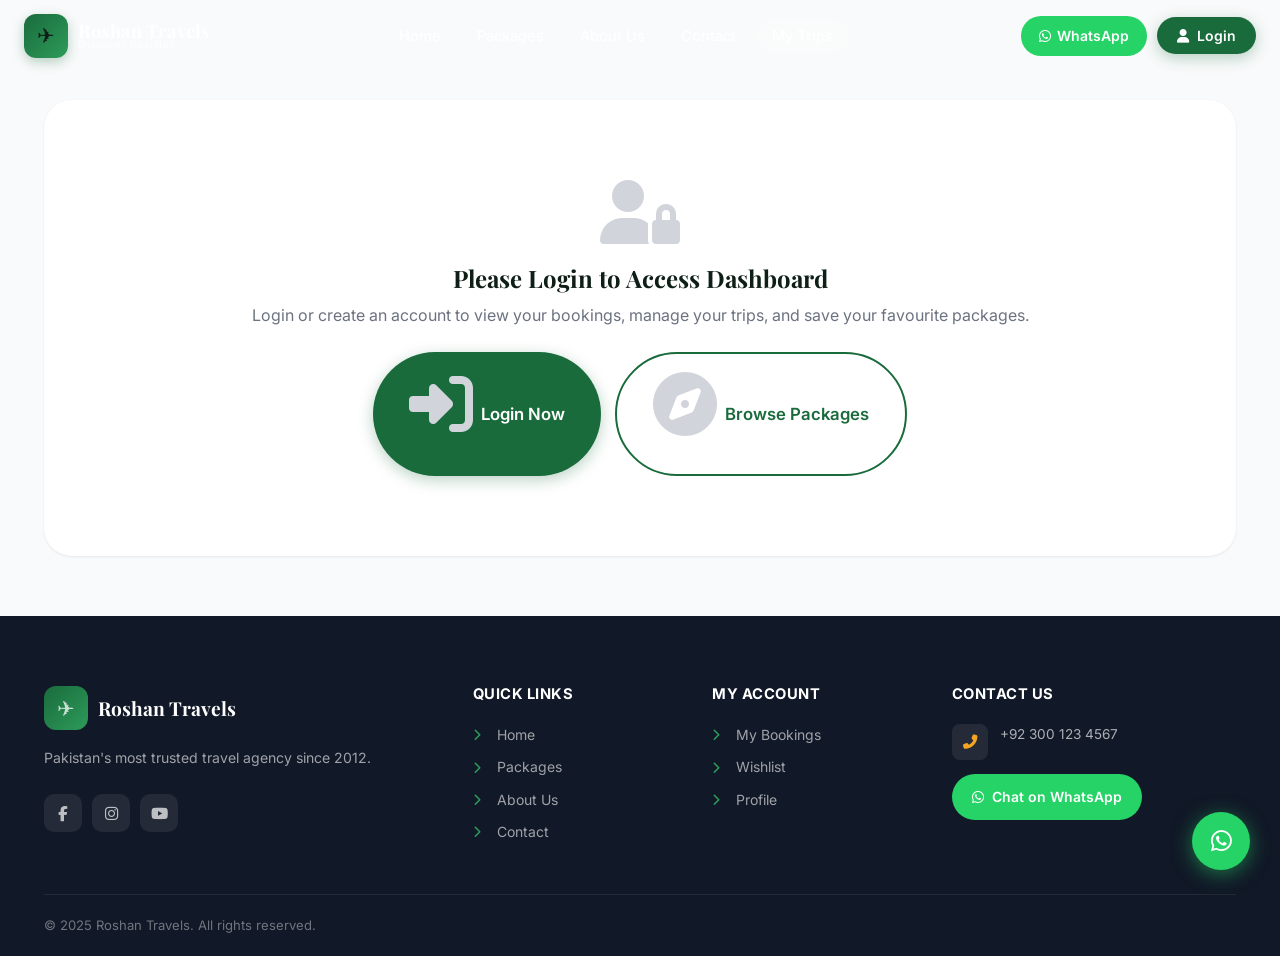
<file: dashboard.html>
<!DOCTYPE html>
<html lang="en">
<head>
  <meta charset="UTF-8" />
  <meta name="viewport" content="width=device-width, initial-scale=1.0" />
  <title>My Dashboard – Roshan Travels</title>
  <link rel="preconnect" href="https://fonts.googleapis.com" />
  <link href="https://fonts.googleapis.com/css2?family=Inter:wght@300;400;500;600;700&family=Playfair+Display:wght@400;600;700;900&display=swap" rel="stylesheet" />
  <link rel="stylesheet" href="https://cdn.jsdelivr.net/npm/@fortawesome/fontawesome-free@6.4.0/css/all.min.css" />
  <link rel="stylesheet" href="css/style.css" />
  <style>
    body { background:var(--gray-50); }
    .dashboard-section { padding:100px 0 60px; }
    .not-logged { text-align:center; padding:80px 20px; background:white; border-radius:var(--radius-xl); box-shadow:var(--shadow-sm); }
    .not-logged i { font-size:4rem; color:var(--gray-300); display:block; margin-bottom:20px; }
    .empty-bookings { text-align:center; padding:60px 20px; color:var(--text-light); }
    .empty-bookings i { font-size:3rem; color:var(--gray-300); display:block; margin-bottom:16px; }
    .profile-form { display:grid; grid-template-columns:1fr 1fr; gap:16px; }
    .wishlist-grid { display:grid; grid-template-columns:repeat(3,1fr); gap:20px; }
    @media(max-width:700px){ .profile-form{grid-template-columns:1fr;} .wishlist-grid{grid-template-columns:1fr;} }
    .upcoming-banner { background:linear-gradient(135deg,var(--primary-dark),var(--primary)); border-radius:var(--radius-lg); padding:28px; color:white; display:flex; align-items:center; justify-content:space-between; gap:20px; flex-wrap:wrap; margin-bottom:24px; }
    .upcoming-banner h3 { font-family:var(--font-display); font-size:1.3rem; color:white; }
    .upcoming-banner p { color:rgba(255,255,255,0.8); font-size:0.875rem; margin-top:4px; }
    .booking-row-card { background:white; border-radius:var(--radius-md); padding:20px 24px; box-shadow:var(--shadow-sm); border:1px solid var(--gray-100); display:flex; align-items:center; justify-content:space-between; gap:20px; flex-wrap:wrap; margin-bottom:14px; transition:var(--transition); }
    .booking-row-card:hover { box-shadow:var(--shadow-md); border-color:var(--primary); }
    .booking-row-image { width:80px; height:60px; border-radius:10px; overflow:hidden; flex-shrink:0; }
    .booking-row-image img { width:100%; height:100%; object-fit:cover; }
    .booking-row-info { flex:1; min-width:180px; }
    .booking-row-info h4 { font-size:0.95rem; font-weight:700; margin-bottom:4px; }
    .booking-row-info p { font-size:0.8rem; color:var(--text-light); }
    .booking-row-price { font-weight:700; color:var(--primary); font-size:1rem; }
    .booking-row-actions { display:flex; gap:8px; }
    .notification-item { display:flex; align-items:flex-start; gap:14px; padding:16px; border-radius:var(--radius-md); background:white; border:1px solid var(--gray-100); margin-bottom:12px; transition:var(--transition); }
    .notification-item:hover { border-color:var(--primary); }
    .notif-icon { width:40px; height:40px; border-radius:50%; display:flex; align-items:center; justify-content:center; font-size:1rem; flex-shrink:0; }
    .notif-content h5 { font-size:0.875rem; font-weight:700; margin-bottom:3px; }
    .notif-content p { font-size:0.78rem; color:var(--text-light); }
    .notif-time { font-size:0.72rem; color:var(--text-light); white-space:nowrap; }
  </style>
</head>
<body>

<div id="page-loader" class="page-loader">
  <div class="loader-logo">✈ Roshan Travels</div>
  <div class="loader-bar"><div class="loader-bar-fill"></div></div>
</div>
<div id="toast-container" class="toast-container"></div>
<a href="https://wa.me/923001234567" target="_blank" class="whatsapp-float"><i class="fab fa-whatsapp"></i></a>

<!-- NAVBAR -->
<nav class="navbar scrolled" id="main-navbar">
  <div class="nav-inner">
    <a href="index.html" class="nav-logo">
      <div class="nav-logo-icon">✈</div>
      <div class="nav-logo-text">
        <span class="nav-logo-name">Roshan Travels</span>
        <span class="nav-logo-tagline">Discover Pakistan</span>
      </div>
    </a>
    <ul class="nav-links">
      <li><a href="index.html" class="nav-link">Home</a></li>
      <li><a href="packages.html" class="nav-link">Packages</a></li>
      <li><a href="about.html" class="nav-link">About Us</a></li>
      <li><a href="contact.html" class="nav-link">Contact</a></li>
      <li><a href="dashboard.html" class="nav-link active">My Trips</a></li>
    </ul>
    <div class="nav-actions">
      <a href="https://wa.me/923001234567" target="_blank" class="nav-whatsapp"><i class="fab fa-whatsapp"></i> WhatsApp</a>
      <button class="btn btn-primary btn-sm" id="nav-login-btn" onclick="openModal('auth-modal')"><i class="fas fa-user"></i> Login</button>
      <div id="nav-user-menu" style="display:none;align-items:center;gap:10px;">
        <span class="btn btn-primary btn-sm" style="cursor:default;"><i class="fas fa-user-circle"></i> <span id="nav-user-name"></span></span>
        <button class="btn btn-sm" style="background:var(--gray-100);color:var(--text-medium);" onclick="logout()"><i class="fas fa-sign-out-alt"></i> Logout</button>
      </div>
    </div>
    <button class="hamburger" id="hamburger"><span></span><span></span><span></span></button>
  </div>
</nav>
<div class="mobile-menu" id="mobile-menu">
  <a href="index.html" class="nav-link">🏠 Home</a>
  <a href="packages.html" class="nav-link">🎒 Packages</a>
  <a href="about.html" class="nav-link">🤝 About Us</a>
  <a href="contact.html" class="nav-link">📞 Contact</a>
  <a href="dashboard.html" class="nav-link active">📋 My Trips</a>
</div>

<!-- MAIN DASHBOARD -->
<section class="dashboard-section">
  <div class="container">

    <!-- NOT LOGGED IN STATE -->
    <div id="not-logged-state" style="display:none;">
      <div class="not-logged">
        <i class="fas fa-user-lock"></i>
        <h2 style="font-family:var(--font-display);margin-bottom:10px;">Please Login to Access Dashboard</h2>
        <p style="color:var(--text-light);margin-bottom:24px;">Login or create an account to view your bookings, manage your trips, and save your favourite packages.</p>
        <div style="display:flex;gap:14px;justify-content:center;flex-wrap:wrap;">
          <button class="btn btn-primary btn-lg" onclick="openModal('auth-modal')"><i class="fas fa-sign-in-alt"></i> Login Now</button>
          <a href="packages.html" class="btn btn-outline btn-lg"><i class="fas fa-compass"></i> Browse Packages</a>
        </div>
      </div>
    </div>

    <!-- LOGGED IN DASHBOARD -->
    <div id="dashboard-state" style="display:none;">

      <!-- Header -->
      <div style="display:flex;align-items:center;justify-content:space-between;margin-bottom:32px;flex-wrap:wrap;gap:16px;">
        <div style="display:flex;align-items:center;gap:16px;">
          <div class="dashboard-avatar" style="width:60px;height:60px;font-size:1.4rem;flex-shrink:0;" id="dash-avatar">RT</div>
          <div>
            <h1 style="font-family:var(--font-display);font-size:1.8rem;" id="dash-welcome">Welcome back! 👋</h1>
            <p style="color:var(--text-light);font-size:0.875rem;" id="dash-email">Loading...</p>
          </div>
        </div>
        <button class="btn btn-outline" onclick="logout()"><i class="fas fa-sign-out-alt"></i> Logout</button>
      </div>

      <div class="dashboard-layout">
        <!-- Sidebar -->
        <aside class="dashboard-sidebar">
          <div class="dashboard-user">
            <div class="dashboard-avatar" id="sidebar-avatar">RT</div>
            <h4 id="sidebar-name">Traveler</h4>
            <p id="sidebar-email">email@example.com</p>
          </div>
          <nav class="dashboard-nav">
            <div class="dashboard-nav-item active" onclick="switchDashPanel('overview')">
              <i class="fas fa-tachometer-alt"></i> Overview
            </div>
            <div class="dashboard-nav-item" onclick="switchDashPanel('bookings')">
              <i class="fas fa-calendar-check"></i> My Bookings
              <span id="booking-badge" style="margin-left:auto;background:var(--primary);color:white;font-size:0.7rem;padding:2px 8px;border-radius:999px;">0</span>
            </div>
            <div class="dashboard-nav-item" onclick="switchDashPanel('wishlist')">
              <i class="fas fa-heart"></i> Wishlist
            </div>
            <div class="dashboard-nav-item" onclick="switchDashPanel('profile')">
              <i class="fas fa-user-edit"></i> Edit Profile
            </div>
            <div class="dashboard-nav-item" onclick="switchDashPanel('notifications')">
              <i class="fas fa-bell"></i> Notifications
            </div>
            <div class="dashboard-nav-item" style="color:var(--danger);" onclick="logout()">
              <i class="fas fa-sign-out-alt"></i> Logout
            </div>
          </nav>
        </aside>

        <!-- Main Content -->
        <div>

          <!-- OVERVIEW PANEL -->
          <div class="dashboard-panel active" id="panel-overview">
            <!-- Stats -->
            <div class="stats-grid" style="margin-bottom:28px;">
              <div class="stat-card">
                <div class="stat-card-icon green"><i class="fas fa-calendar-check"></i></div>
                <div class="stat-card-num" id="stat-total">0</div>
                <div class="stat-card-label">Total Bookings</div>
              </div>
              <div class="stat-card">
                <div class="stat-card-icon orange"><i class="fas fa-clock"></i></div>
                <div class="stat-card-num" id="stat-upcoming">0</div>
                <div class="stat-card-label">Upcoming Trips</div>
              </div>
              <div class="stat-card">
                <div class="stat-card-icon blue"><i class="fas fa-rupee-sign"></i></div>
                <div class="stat-card-num" id="stat-spent" style="font-size:1.2rem;">PKR 0</div>
                <div class="stat-card-label">Total Spent</div>
              </div>
            </div>

            <!-- Upcoming trip banner -->
            <div id="upcoming-banner" style="display:none;" class="upcoming-banner">
              <div>
                <h3>🎒 Your Trip is Coming Up!</h3>
                <p id="upcoming-text">You have an upcoming trip. Get ready!</p>
              </div>
              <a href="https://wa.me/923001234567" target="_blank" class="btn btn-white btn-sm">
                <i class="fab fa-whatsapp"></i> Contact Guide
              </a>
            </div>

            <!-- Recent Bookings -->
            <div style="background:white;border-radius:var(--radius-lg);padding:24px;box-shadow:var(--shadow-sm);border:1px solid var(--gray-100);">
              <div style="display:flex;align-items:center;justify-content:space-between;margin-bottom:20px;">
                <h3 style="font-size:1rem;font-weight:700;">Recent Bookings</h3>
                <button class="btn btn-outline btn-sm" onclick="switchDashPanel('bookings')">View All</button>
              </div>
              <div id="recent-bookings-list">
                <div class="empty-bookings">
                  <i class="fas fa-suitcase-rolling"></i>
                  <h3>No bookings yet!</h3>
                  <p>Start planning your Pakistan adventure today.</p>
                  <a href="packages.html" class="btn btn-primary" style="margin-top:16px;"><i class="fas fa-compass"></i> Browse Packages</a>
                </div>
              </div>
            </div>

            <!-- Explore More -->
            <div style="margin-top:24px;background:linear-gradient(135deg,var(--primary-dark),var(--primary));border-radius:var(--radius-lg);padding:28px;display:flex;align-items:center;justify-content:space-between;flex-wrap:wrap;gap:16px;">
              <div>
                <h3 style="color:white;font-family:var(--font-display);font-size:1.2rem;margin-bottom:6px;">Ready for Your Next Adventure? 🏔️</h3>
                <p style="color:rgba(255,255,255,0.75);font-size:0.875rem;">Explore Pakistan's most amazing destinations</p>
              </div>
              <a href="packages.html" class="btn btn-secondary"><i class="fas fa-compass"></i> Browse Packages</a>
            </div>
          </div>

          <!-- BOOKINGS PANEL -->
          <div class="dashboard-panel" id="panel-bookings">
            <div style="display:flex;align-items:center;justify-content:space-between;margin-bottom:20px;">
              <h2 style="font-size:1.2rem;font-weight:700;"><i class="fas fa-calendar-check" style="color:var(--primary);margin-right:8px;"></i>My Bookings</h2>
              <a href="packages.html" class="btn btn-primary btn-sm"><i class="fas fa-plus"></i> Book New Trip</a>
            </div>

            <!-- Filter -->
            <div style="display:flex;gap:8px;margin-bottom:20px;flex-wrap:wrap;">
              <button class="filter-btn active" onclick="filterBookings('all', this)">All</button>
              <button class="filter-btn" onclick="filterBookings('pending', this)">Pending</button>
              <button class="filter-btn" onclick="filterBookings('confirmed', this)">Confirmed</button>
              <button class="filter-btn" onclick="filterBookings('completed', this)">Completed</button>
              <button class="filter-btn" onclick="filterBookings('cancelled', this)">Cancelled</button>
            </div>

            <div id="all-bookings-list">
              <div class="empty-bookings">
                <i class="fas fa-suitcase-rolling"></i>
                <h3>No bookings found</h3>
                <p>You haven't booked any trips yet.</p>
                <a href="packages.html" class="btn btn-primary" style="margin-top:16px;"><i class="fas fa-compass"></i> Browse Packages</a>
              </div>
            </div>
          </div>

          <!-- WISHLIST PANEL -->
          <div class="dashboard-panel" id="panel-wishlist">
            <h2 style="font-size:1.2rem;font-weight:700;margin-bottom:20px;"><i class="fas fa-heart" style="color:var(--danger);margin-right:8px;"></i>My Wishlist</h2>
            <div id="wishlist-grid" class="wishlist-grid">
              <div class="empty-bookings" style="grid-column:1/-1;">
                <i class="fas fa-heart"></i>
                <h3>Your wishlist is empty</h3>
                <p>Save packages by clicking the ❤ button on any tour.</p>
                <a href="packages.html" class="btn btn-primary" style="margin-top:16px;"><i class="fas fa-compass"></i> Browse Packages</a>
              </div>
            </div>
          </div>

          <!-- PROFILE PANEL -->
          <div class="dashboard-panel" id="panel-profile">
            <h2 style="font-size:1.2rem;font-weight:700;margin-bottom:24px;"><i class="fas fa-user-edit" style="color:var(--primary);margin-right:8px;"></i>Edit Profile</h2>
            <div style="background:white;border-radius:var(--radius-lg);padding:28px;box-shadow:var(--shadow-sm);border:1px solid var(--gray-100);">
              <!-- Avatar -->
              <div style="text-align:center;margin-bottom:28px;">
                <div class="dashboard-avatar" style="width:90px;height:90px;font-size:2rem;margin:0 auto 12px;" id="profile-avatar">RT</div>
                <h3 style="font-size:1rem;font-weight:700;" id="profile-name-display">Traveler</h3>
                <p style="color:var(--text-light);font-size:0.82rem;" id="profile-email-display">email</p>
                <span style="display:inline-block;background:var(--accent);color:var(--primary);font-size:0.72rem;font-weight:700;padding:4px 14px;border-radius:999px;margin-top:8px;">Member Since 2025</span>
              </div>
              <form id="profile-form" onsubmit="saveProfile(event)">
                <div class="profile-form">
                  <div class="form-group">
                    <label class="form-label">Full Name</label>
                    <input type="text" id="p-name" class="form-input" required />
                  </div>
                  <div class="form-group">
                    <label class="form-label">Email Address</label>
                    <input type="email" id="p-email" class="form-input" required />
                  </div>
                  <div class="form-group">
                    <label class="form-label">Phone / WhatsApp</label>
                    <input type="tel" id="p-phone" class="form-input" placeholder="+92 300 123 4567" />
                  </div>
                  <div class="form-group">
                    <label class="form-label">City</label>
                    <input type="text" id="p-city" class="form-input" placeholder="Islamabad" />
                  </div>
                  <div class="form-group" style="grid-column:1/-1;">
                    <label class="form-label">Travel Preferences</label>
                    <select id="p-pref" class="form-select">
                      <option value="">Select preference</option>
                      <option value="adventure">Adventure & Trekking</option>
                      <option value="family">Family Vacations</option>
                      <option value="cultural">Cultural & Historical</option>
                      <option value="honeymoon">Honeymoon / Couple</option>
                      <option value="solo">Solo Travel</option>
                    </select>
                  </div>
                </div>
                <div style="margin-top:8px;">
                  <label class="form-label">New Password (leave blank to keep current)</label>
                  <input type="password" id="p-password" class="form-input" placeholder="Enter new password" />
                </div>
                <button type="submit" class="btn btn-primary" style="margin-top:20px;"><i class="fas fa-save"></i> Save Profile</button>
              </form>
            </div>
          </div>

          <!-- NOTIFICATIONS PANEL -->
          <div class="dashboard-panel" id="panel-notifications">
            <h2 style="font-size:1.2rem;font-weight:700;margin-bottom:20px;"><i class="fas fa-bell" style="color:var(--secondary-dark);margin-right:8px;"></i>Notifications</h2>
            <div id="notifications-list">
              <div class="notification-item">
                <div class="notif-icon" style="background:var(--accent);color:var(--primary);"><i class="fas fa-check-circle"></i></div>
                <div class="notif-content" style="flex:1;">
                  <h5>Welcome to Roshan Travels!</h5>
                  <p>Your account has been created. Explore our amazing Pakistan tour packages.</p>
                </div>
                <div class="notif-time">Just now</div>
              </div>
              <div class="notification-item">
                <div class="notif-icon" style="background:rgba(244,166,35,0.15);color:var(--secondary-dark);"><i class="fas fa-tag"></i></div>
                <div class="notif-content" style="flex:1;">
                  <h5>🔥 Limited Offer: Swat Valley 20% OFF</h5>
                  <p>Book the Swat Valley package before June 30 to get 20% discount. Only 5 spots left!</p>
                </div>
                <div class="notif-time">2h ago</div>
              </div>
              <div class="notification-item">
                <div class="notif-icon" style="background:rgba(59,130,246,0.1);color:#3b82f6;"><i class="fas fa-info-circle"></i></div>
                <div class="notif-content" style="flex:1;">
                  <h5>New Package: Fairy Meadows Autumn Trip</h5>
                  <p>We just launched a new autumn package to Fairy Meadows. Check it out!</p>
                </div>
                <div class="notif-time">1d ago</div>
              </div>
              <div class="notification-item">
                <div class="notif-icon" style="background:rgba(26,107,60,0.1);color:var(--primary);"><i class="fas fa-star"></i></div>
                <div class="notif-content" style="flex:1;">
                  <h5>Rate Your Last Trip</h5>
                  <p>How was your experience? Share a review and help others plan their trips.</p>
                </div>
                <div class="notif-time">3d ago</div>
              </div>
            </div>
          </div>

        </div><!-- end main content -->
      </div><!-- end dashboard-layout -->
    </div><!-- end dashboard-state -->
  </div>
</section>

<!-- FOOTER -->
<footer>
  <div class="container">
    <div class="footer-grid">
      <div class="footer-brand">
        <div class="footer-logo"><div class="footer-logo-icon">✈</div><span class="footer-logo-name">Roshan Travels</span></div>
        <p class="footer-desc">Pakistan's most trusted travel agency since 2012.</p>
        <div class="footer-social"><a href="#" class="social-btn"><i class="fab fa-facebook-f"></i></a><a href="#" class="social-btn"><i class="fab fa-instagram"></i></a><a href="#" class="social-btn"><i class="fab fa-youtube"></i></a></div>
      </div>
      <div class="footer-col"><h4>Quick Links</h4><ul class="footer-links"><li><a href="index.html"><i class="fas fa-chevron-right"></i> Home</a></li><li><a href="packages.html"><i class="fas fa-chevron-right"></i> Packages</a></li><li><a href="about.html"><i class="fas fa-chevron-right"></i> About Us</a></li><li><a href="contact.html"><i class="fas fa-chevron-right"></i> Contact</a></li></ul></div>
      <div class="footer-col"><h4>My Account</h4><ul class="footer-links"><li><a href="#" onclick="switchDashPanel('bookings')"><i class="fas fa-chevron-right"></i> My Bookings</a></li><li><a href="#" onclick="switchDashPanel('wishlist')"><i class="fas fa-chevron-right"></i> Wishlist</a></li><li><a href="#" onclick="switchDashPanel('profile')"><i class="fas fa-chevron-right"></i> Profile</a></li></ul></div>
      <div class="footer-col"><h4>Contact Us</h4>
        <div class="footer-contact-item"><div class="footer-contact-icon"><i class="fas fa-phone-alt"></i></div><div class="footer-contact-text">+92 300 123 4567</div></div>
        <a href="https://wa.me/923001234567" target="_blank" class="footer-whatsapp-btn"><i class="fab fa-whatsapp"></i> Chat on WhatsApp</a>
      </div>
    </div>
    <div class="footer-bottom"><p>© 2025 Roshan Travels. All rights reserved.</p></div>
  </div>
</footer>

<!-- AUTH MODAL -->
<div class="modal-overlay" id="auth-modal">
  <div class="modal">
    <div class="modal-header">
      <h3><i class="fas fa-user-circle" style="color:var(--primary);margin-right:8px;"></i> Login to Dashboard</h3>
      <button class="modal-close" onclick="closeModal('auth-modal')"><i class="fas fa-times"></i></button>
    </div>
    <div class="modal-body">
      <div style="display:flex;gap:4px;background:var(--gray-100);padding:5px;border-radius:10px;margin-bottom:24px;">
        <button class="detail-tab active auth-tab" data-tab="login" onclick="switchAuthTab('login')" style="flex:1;">Login</button>
        <button class="detail-tab auth-tab" data-tab="register" onclick="switchAuthTab('register')" style="flex:1;">Register</button>
      </div>
      <div id="auth-login">
        <form id="login-form">
          <div class="form-group"><label class="form-label">Email</label><input type="email" id="login-email" class="form-input" placeholder="you@example.com" required /></div>
          <div class="form-group"><label class="form-label">Password</label><input type="password" id="login-password" class="form-input" placeholder="Password" required /></div>
          <button type="submit" class="btn btn-primary" style="width:100%;justify-content:center;"><i class="fas fa-sign-in-alt"></i> Login</button>
          <div style="margin-top:10px;padding:10px;background:var(--accent);border-radius:8px;font-size:0.8rem;color:var(--primary);">Admin: admin@roshantravels.pk / admin123</div>
        </form>
      </div>
      <div id="auth-register" style="display:none;">
        <form id="register-form">
          <div class="form-group"><label class="form-label">Full Name</label><input type="text" id="reg-name" class="form-input" required /></div>
          <div class="form-group"><label class="form-label">Email</label><input type="email" id="reg-email" class="form-input" required /></div>
          <div class="form-group"><label class="form-label">Password</label><input type="password" id="reg-password" class="form-input" required /></div>
          <div class="form-group"><label class="form-label">Confirm Password</label><input type="password" id="reg-confirm" class="form-input" required /></div>
          <button type="submit" class="btn btn-primary" style="width:100%;justify-content:center;"><i class="fas fa-user-plus"></i> Create Account</button>
        </form>
      </div>
    </div>
  </div>
</div>

<script src="js/data.js"></script>
<script src="js/main.js"></script>
<script>
function switchAuthTab(tab) {
  document.querySelectorAll('.auth-tab').forEach(t => t.classList.remove('active'));
  document.getElementById('auth-login').style.display = tab === 'login' ? 'block' : 'none';
  document.getElementById('auth-register').style.display = tab === 'register' ? 'block' : 'none';
  document.querySelector(`.auth-tab[data-tab="${tab}"]`).classList.add('active');
}

// Override logout to reload page
function logout() {
  Auth.logout();
  showToast('Logged out', 'See you next time! ✈️');
  setTimeout(() => location.reload(), 600);
}

// Override auth success to reload
const _origLogin = Auth.login.bind(Auth);

// Init dashboard
function initDashboard() {
  const user = Auth.getUser();
  if (!user) {
    document.getElementById('not-logged-state').style.display = 'block';
    document.getElementById('dashboard-state').style.display = 'none';
    return;
  }

  document.getElementById('not-logged-state').style.display = 'none';
  document.getElementById('dashboard-state').style.display = 'block';

  // Populate user info
  const initials = user.name.split(' ').map(n => n[0]).join('').toUpperCase().slice(0,2);
  document.getElementById('dash-avatar').textContent = initials;
  document.getElementById('dash-welcome').textContent = `Welcome back, ${user.name.split(' ')[0]}! 👋`;
  document.getElementById('dash-email').textContent = user.email;
  document.getElementById('sidebar-avatar').textContent = initials;
  document.getElementById('sidebar-name').textContent = user.name;
  document.getElementById('sidebar-email').textContent = user.email;
  document.getElementById('profile-avatar').textContent = initials;
  document.getElementById('profile-name-display').textContent = user.name;
  document.getElementById('profile-email-display').textContent = user.email;
  document.getElementById('p-name').value = user.name;
  document.getElementById('p-email').value = user.email;

  // Load bookings
  const bookings = BookingStore.getUserBookings(user.id);
  document.getElementById('booking-badge').textContent = bookings.length;

  // Stats
  document.getElementById('stat-total').textContent = bookings.length;
  const upcoming = bookings.filter(b => b.status !== 'cancelled' && b.status !== 'completed');
  document.getElementById('stat-upcoming').textContent = upcoming.length;
  const totalSpent = bookings.reduce((sum, b) => sum + (b.total_price || 0), 0);
  document.getElementById('stat-spent').textContent = 'PKR ' + totalSpent.toLocaleString('en-PK');

  // Upcoming banner
  if (upcoming.length > 0) {
    const next = upcoming[0];
    document.getElementById('upcoming-banner').style.display = 'flex';
    document.getElementById('upcoming-text').textContent = `${next.package_title} — ${next.travel_date} (${next.travelers} travelers)`;
  }

  // Recent bookings (overview)
  renderBookingList('recent-bookings-list', bookings.slice(0,3));
  // All bookings
  renderBookingList('all-bookings-list', bookings);
  // Wishlist
  renderWishlist();
}

function renderBookingList(containerId, bookings) {
  const container = document.getElementById(containerId);
  if (!bookings.length) {
    container.innerHTML = `<div class="empty-bookings"><i class="fas fa-suitcase-rolling"></i><h3>No bookings yet!</h3><p>Start planning your Pakistan adventure.</p><a href="packages.html" class="btn btn-primary" style="margin-top:16px;"><i class="fas fa-compass"></i> Browse Packages</a></div>`;
    return;
  }
  container.innerHTML = bookings.map(b => {
    const pkg = PACKAGES_DATA.find(p => p.id === b.package_id) || {};
    const statusColors = { pending:'status-pending', confirmed:'status-confirmed', cancelled:'status-cancelled', completed:'status-completed' };
    return `
    <div class="booking-row-card">
      <div class="booking-row-image">
        <img src="${pkg.image || 'https://images.unsplash.com/photo-1586348943529-beaae6c28db9?w=200&q=60'}" alt="${b.package_title}" />
      </div>
      <div class="booking-row-info">
        <h4>${b.package_title}</h4>
        <p><i class="fas fa-calendar-alt" style="margin-right:4px;"></i> ${b.travel_date} &nbsp;•&nbsp; <i class="fas fa-users" style="margin-right:4px;"></i> ${b.travelers} travelers</p>
      </div>
      <span class="status-badge ${statusColors[b.status] || 'status-pending'}">${b.status}</span>
      <div class="booking-row-price">PKR ${(b.total_price||0).toLocaleString('en-PK')}</div>
      <div class="booking-row-actions">
        <a href="package-detail.html?id=${b.package_id}" class="action-btn action-view" title="View Package"><i class="fas fa-eye"></i></a>
        ${b.status === 'pending' ? `<button class="action-btn action-delete" onclick="cancelBooking('${b.id}')" title="Cancel"><i class="fas fa-times"></i></button>` : ''}
      </div>
    </div>`;
  }).join('');
}

function renderWishlist() {
  const wishIds = Wishlist.get();
  const grid = document.getElementById('wishlist-grid');
  if (!wishIds.length) {
    grid.innerHTML = `<div class="empty-bookings" style="grid-column:1/-1;"><i class="fas fa-heart"></i><h3>Wishlist is empty</h3><p>Save packages by clicking ❤ on any tour.</p><a href="packages.html" class="btn btn-primary" style="margin-top:16px;">Browse Packages</a></div>`;
    return;
  }
  const wishPkgs = PACKAGES_DATA.filter(p => wishIds.includes(p.id));
  grid.innerHTML = wishPkgs.map(pkg => `
    <div class="package-card">
      <div class="package-card-image">
        <img src="${pkg.image}" alt="${pkg.title}" loading="lazy" />
        ${pkg.badge ? `<span class="package-card-badge">${pkg.badge}</span>` : ''}
        <div class="package-card-wishlist active" onclick="removeWishlist('${pkg.id}', this)" title="Remove"><i class="fas fa-heart"></i></div>
      </div>
      <div class="package-card-body">
        <div class="package-card-meta">
          <span class="package-card-location"><i class="fas fa-map-marker-alt"></i> ${pkg.destination}</span>
          <span class="package-card-rating"><i class="fas fa-star"></i> ${pkg.rating}</span>
        </div>
        <h3 class="package-card-title">${pkg.title}</h3>
        <div class="package-card-footer">
          <span class="package-card-duration"><i class="far fa-clock"></i> ${pkg.duration}</span>
          <div class="package-card-price">
            ${pkg.discount_percent > 0 ? `<div class="price-original">${formatPKR(pkg.base_price)}</div>` : ''}
            <div class="price-final">${formatPKR(pkg.final_price)}</div>
          </div>
        </div>
        <div class="package-card-actions">
          <a href="package-detail.html?id=${pkg.id}" class="btn btn-outline btn-sm" style="justify-content:center;">Details</a>
          <a href="package-detail.html?id=${pkg.id}#book" class="btn btn-primary btn-sm" style="justify-content:center;">Book Now</a>
        </div>
      </div>
    </div>
  `).join('');
}

function removeWishlist(id, btn) {
  Wishlist.toggle(id);
  renderWishlist();
  showToast('Removed from Wishlist', '', 'warning');
}

function cancelBooking(id) {
  if (!confirm('Are you sure you want to cancel this booking?')) return;
  BookingStore.cancel(id);
  showToast('Booking Cancelled', 'Your booking has been cancelled.', 'warning');
  initDashboard();
}

function filterBookings(status, btn) {
  document.querySelectorAll('.filter-btn').forEach(b => b.classList.remove('active'));
  btn.classList.add('active');
  const user = Auth.getUser();
  if (!user) return;
  let bookings = BookingStore.getUserBookings(user.id);
  if (status !== 'all') bookings = bookings.filter(b => b.status === status);
  renderBookingList('all-bookings-list', bookings);
}

function switchDashPanel(panel) {
  document.querySelectorAll('.dashboard-panel').forEach(p => p.classList.remove('active'));
  document.querySelectorAll('.dashboard-nav-item').forEach(n => n.classList.remove('active'));
  document.getElementById(`panel-${panel}`)?.classList.add('active');
  const navItems = document.querySelectorAll('.dashboard-nav-item');
  navItems.forEach(item => {
    if (item.getAttribute('onclick')?.includes(panel)) item.classList.add('active');
  });
}

function saveProfile(e) {
  e.preventDefault();
  const user = Auth.getUser();
  if (!user) return;
  const updated = {
    ...user,
    name: document.getElementById('p-name').value,
    email: document.getElementById('p-email').value,
  };
  Auth.setUser(updated);
  showToast('Profile Updated!', 'Your profile has been saved.', 'success');
  initDashboard();
}

// After login, reload
document.addEventListener('authSuccess', () => {
  closeModal('auth-modal');
  initDashboard();
});

// Watch for login form submit - override to refresh dashboard
window.addEventListener('DOMContentLoaded', () => {
  const lf = document.getElementById('login-form');
  if (lf) {
    lf.addEventListener('submit', e => {
      e.preventDefault();
      const email = document.getElementById('login-email').value.trim();
      const password = document.getElementById('login-password').value;
      const result = Auth.login(email, password);
      if (result.ok) {
        closeModal('auth-modal');
        showToast('Welcome!', `Logged in successfully.`);
        if (result.isAdmin) { setTimeout(() => window.location.href = 'admin.html', 500); return; }
        setTimeout(() => initDashboard(), 300);
        updateNavAuth();
      } else {
        showToast('Error', result.msg, 'error');
      }
    });
  }
  const rf = document.getElementById('register-form');
  if (rf) {
    rf.addEventListener('submit', e => {
      e.preventDefault();
      const name = document.getElementById('reg-name').value.trim();
      const email = document.getElementById('reg-email').value.trim();
      const pass = document.getElementById('reg-password').value;
      const conf = document.getElementById('reg-confirm').value;
      if (pass !== conf) { showToast('Error', 'Passwords do not match.', 'error'); return; }
      const result = Auth.register(name, email, pass);
      if (result.ok) {
        closeModal('auth-modal');
        showToast('Welcome!', `Account created! 🎉`);
        setTimeout(() => initDashboard(), 300);
        updateNavAuth();
      } else {
        showToast('Error', result.msg, 'error');
      }
    });
  }
  initDashboard();
});
</script>
</body>
</html>
</file>
<file: css/style.css>
/* ============================================
   ROSHAN TRAVELS - Main Stylesheet
   ============================================ */

/* ---------- CSS Variables ---------- */
:root {
  --primary: #1a6b3c;
  --primary-dark: #134d2c;
  --primary-light: #2d9b5a;
  --secondary: #f4a623;
  --secondary-dark: #d4891a;
  --accent: #e8f5e9;
  --danger: #e53935;
  --white: #ffffff;
  --off-white: #f8faf9;
  --gray-50: #f9fafb;
  --gray-100: #f3f4f6;
  --gray-200: #e5e7eb;
  --gray-300: #d1d5db;
  --gray-400: #9ca3af;
  --gray-500: #6b7280;
  --gray-600: #4b5563;
  --gray-700: #374151;
  --gray-800: #1f2937;
  --gray-900: #111827;
  --text-dark: #0f1f17;
  --text-medium: #374151;
  --text-light: #6b7280;
  --shadow-sm: 0 1px 3px rgba(0,0,0,0.08);
  --shadow-md: 0 4px 20px rgba(0,0,0,0.10);
  --shadow-lg: 0 10px 40px rgba(0,0,0,0.14);
  --shadow-xl: 0 20px 60px rgba(0,0,0,0.18);
  --radius-sm: 8px;
  --radius-md: 14px;
  --radius-lg: 20px;
  --radius-xl: 28px;
  --radius-full: 9999px;
  --transition: all 0.3s cubic-bezier(0.4, 0, 0.2, 1);
  --font-main: 'Inter', 'Segoe UI', sans-serif;
  --font-display: 'Playfair Display', Georgia, serif;
  --nav-height: 72px;
}

/* ---------- Reset & Base ---------- */
*, *::before, *::after { box-sizing: border-box; margin: 0; padding: 0; }

html { scroll-behavior: smooth; font-size: 16px; }

body {
  font-family: var(--font-main);
  color: var(--text-dark);
  background: var(--white);
  line-height: 1.6;
  overflow-x: hidden;
}

a { text-decoration: none; color: inherit; transition: var(--transition); }
img { max-width: 100%; height: auto; display: block; }
button { cursor: pointer; font-family: var(--font-main); border: none; outline: none; }
input, textarea, select { font-family: var(--font-main); outline: none; }
ul { list-style: none; }

/* ---------- Scrollbar ---------- */
::-webkit-scrollbar { width: 6px; }
::-webkit-scrollbar-track { background: var(--gray-100); }
::-webkit-scrollbar-thumb { background: var(--primary); border-radius: 3px; }

/* ---------- Typography ---------- */
h1, h2, h3, h4, h5, h6 {
  font-family: var(--font-display);
  color: var(--text-dark);
  line-height: 1.2;
}

.section-title {
  font-size: clamp(2rem, 4vw, 2.8rem);
  font-family: var(--font-display);
  color: var(--text-dark);
  margin-bottom: 0.5rem;
}

.section-subtitle {
  font-size: 1.05rem;
  color: var(--text-light);
  max-width: 560px;
}

.section-tag {
  display: inline-flex;
  align-items: center;
  gap: 6px;
  background: var(--accent);
  color: var(--primary);
  font-size: 0.8rem;
  font-weight: 700;
  letter-spacing: 1.5px;
  text-transform: uppercase;
  padding: 6px 16px;
  border-radius: var(--radius-full);
  margin-bottom: 1rem;
}

/* ---------- Container ---------- */
.container {
  width: 100%;
  max-width: 1240px;
  margin: 0 auto;
  padding: 0 24px;
}

/* ---------- Buttons ---------- */
.btn {
  display: inline-flex;
  align-items: center;
  gap: 8px;
  padding: 14px 28px;
  border-radius: var(--radius-full);
  font-size: 0.95rem;
  font-weight: 600;
  transition: var(--transition);
  white-space: nowrap;
}

.btn-primary {
  background: var(--primary);
  color: var(--white);
  box-shadow: 0 4px 15px rgba(26, 107, 60, 0.3);
}
.btn-primary:hover {
  background: var(--primary-dark);
  transform: translateY(-2px);
  box-shadow: 0 8px 25px rgba(26, 107, 60, 0.4);
}

.btn-secondary {
  background: var(--secondary);
  color: var(--white);
  box-shadow: 0 4px 15px rgba(244, 166, 35, 0.3);
}
.btn-secondary:hover {
  background: var(--secondary-dark);
  transform: translateY(-2px);
  box-shadow: 0 8px 25px rgba(244, 166, 35, 0.4);
}

.btn-outline {
  background: transparent;
  border: 2px solid var(--primary);
  color: var(--primary);
}
.btn-outline:hover {
  background: var(--primary);
  color: var(--white);
  transform: translateY(-2px);
}

.btn-white {
  background: var(--white);
  color: var(--primary);
  box-shadow: var(--shadow-md);
}
.btn-white:hover {
  background: var(--accent);
  transform: translateY(-2px);
}

.btn-sm { padding: 10px 20px; font-size: 0.875rem; }
.btn-lg { padding: 18px 36px; font-size: 1.05rem; }

/* ---------- NAVBAR ---------- */
.navbar {
  position: fixed;
  top: 0; left: 0; right: 0;
  height: var(--nav-height);
  z-index: 1000;
  transition: var(--transition);
  padding: 0 24px;
}

.navbar.scrolled {
  background: rgba(255,255,255,0.97);
  backdrop-filter: blur(16px);
  box-shadow: var(--shadow-md);
}

.navbar.transparent { background: transparent; }

.nav-inner {
  max-width: 1240px;
  margin: 0 auto;
  height: 100%;
  display: flex;
  align-items: center;
  justify-content: space-between;
  gap: 24px;
}

.nav-logo {
  display: flex;
  align-items: center;
  gap: 10px;
}

.nav-logo-icon {
  width: 44px;
  height: 44px;
  background: linear-gradient(135deg, var(--primary), var(--primary-light));
  border-radius: 12px;
  display: flex;
  align-items: center;
  justify-content: center;
  font-size: 1.3rem;
  box-shadow: 0 4px 12px rgba(26,107,60,0.3);
}

.nav-logo-text { display: flex; flex-direction: column; line-height: 1; }
.nav-logo-name {
  font-family: var(--font-display);
  font-size: 1.15rem;
  font-weight: 700;
  color: var(--white);
  transition: var(--transition);
}
.navbar.scrolled .nav-logo-name { color: var(--primary); }
.nav-logo-tagline {
  font-size: 0.65rem;
  color: rgba(255,255,255,0.8);
  letter-spacing: 0.5px;
  transition: var(--transition);
}
.navbar.scrolled .nav-logo-tagline { color: var(--text-light); }

.nav-links {
  display: flex;
  align-items: center;
  gap: 4px;
}

.nav-link {
  padding: 8px 16px;
  border-radius: var(--radius-full);
  font-size: 0.92rem;
  font-weight: 500;
  color: rgba(255,255,255,0.9);
  transition: var(--transition);
}
.navbar.scrolled .nav-link { color: var(--text-medium); }
.nav-link:hover, .nav-link.active {
  background: rgba(255,255,255,0.2);
  color: var(--white);
}
.navbar.scrolled .nav-link:hover,
.navbar.scrolled .nav-link.active {
  background: var(--accent);
  color: var(--primary);
}

.nav-actions { display: flex; align-items: center; gap: 10px; }

.nav-whatsapp {
  display: flex;
  align-items: center;
  gap: 6px;
  background: #25D366;
  color: white;
  padding: 9px 18px;
  border-radius: var(--radius-full);
  font-size: 0.875rem;
  font-weight: 600;
  transition: var(--transition);
}
.nav-whatsapp:hover {
  background: #1da851;
  transform: translateY(-1px);
  box-shadow: 0 4px 15px rgba(37,211,102,0.4);
}

.hamburger {
  display: none;
  flex-direction: column;
  gap: 5px;
  width: 36px;
  height: 36px;
  align-items: center;
  justify-content: center;
  background: rgba(255,255,255,0.15);
  border-radius: 8px;
  transition: var(--transition);
}
.hamburger span {
  display: block;
  width: 20px;
  height: 2px;
  background: white;
  border-radius: 2px;
  transition: var(--transition);
}
.navbar.scrolled .hamburger span { background: var(--text-dark); }
.hamburger.open span:nth-child(1) { transform: rotate(45deg) translate(5px, 5px); }
.hamburger.open span:nth-child(2) { opacity: 0; }
.hamburger.open span:nth-child(3) { transform: rotate(-45deg) translate(5px, -5px); }

/* Mobile Nav */
.mobile-menu {
  display: none;
  position: fixed;
  top: var(--nav-height);
  left: 0; right: 0;
  background: white;
  padding: 20px 24px 30px;
  box-shadow: var(--shadow-lg);
  flex-direction: column;
  gap: 6px;
  z-index: 999;
  border-top: 2px solid var(--accent);
  transform: translateY(-20px);
  opacity: 0;
  transition: var(--transition);
}
.mobile-menu.open {
  display: flex;
  transform: translateY(0);
  opacity: 1;
}
.mobile-menu .nav-link {
  color: var(--text-medium);
  padding: 12px 16px;
  border-radius: var(--radius-md);
}
.mobile-menu .nav-link:hover { background: var(--accent); color: var(--primary); }

/* ---------- HERO SECTION ---------- */
.hero {
  position: relative;
  min-height: 100vh;
  display: flex;
  align-items: center;
  overflow: hidden;
}

.hero-bg {
  position: absolute;
  inset: 0;
  background: linear-gradient(135deg, #0f2419 0%, #1a4a2e 50%, #0d3320 100%);
  z-index: 0;
}

.hero-bg-image {
  position: absolute;
  inset: 0;
  background-size: cover;
  background-position: center;
  background-repeat: no-repeat;
  opacity: 0;
  transition: opacity 1.5s ease;
  z-index: 1;
}
.hero-bg-image.active { opacity: 1; }

.hero-overlay {
  position: absolute;
  inset: 0;
  background: linear-gradient(
    to right,
    rgba(10, 30, 18, 0.85) 0%,
    rgba(10, 30, 18, 0.6) 50%,
    rgba(10, 30, 18, 0.3) 100%
  );
  z-index: 2;
}

.hero-particles {
  position: absolute;
  inset: 0;
  z-index: 3;
  pointer-events: none;
}

.hero-content {
  position: relative;
  z-index: 4;
  width: 100%;
  max-width: 1240px;
  margin: 0 auto;
  padding: 0 24px;
  padding-top: var(--nav-height);
  display: grid;
  grid-template-columns: 1fr 1fr;
  gap: 60px;
  align-items: center;
  min-height: 100vh;
}

.hero-text { max-width: 580px; }

.hero-badge {
  display: inline-flex;
  align-items: center;
  gap: 8px;
  background: rgba(244,166,35,0.2);
  border: 1px solid rgba(244,166,35,0.4);
  color: var(--secondary);
  font-size: 0.8rem;
  font-weight: 700;
  letter-spacing: 1px;
  text-transform: uppercase;
  padding: 8px 18px;
  border-radius: var(--radius-full);
  margin-bottom: 1.5rem;
  animation: fadeInDown 0.6s ease;
}

.hero-title {
  font-family: var(--font-display);
  font-size: clamp(2.8rem, 6vw, 4.5rem);
  color: white;
  line-height: 1.1;
  margin-bottom: 1.5rem;
  animation: fadeInUp 0.7s ease 0.1s both;
}

.hero-title span { color: var(--secondary); }

.hero-desc {
  font-size: 1.1rem;
  color: rgba(255,255,255,0.8);
  line-height: 1.7;
  margin-bottom: 2.5rem;
  animation: fadeInUp 0.7s ease 0.2s both;
}

.hero-cta {
  display: flex;
  gap: 14px;
  flex-wrap: wrap;
  animation: fadeInUp 0.7s ease 0.3s both;
  margin-bottom: 3rem;
}

.hero-stats {
  display: flex;
  gap: 32px;
  animation: fadeInUp 0.7s ease 0.4s both;
  flex-wrap: wrap;
}

.hero-stat { display: flex; flex-direction: column; }
.hero-stat-num {
  font-family: var(--font-display);
  font-size: 2rem;
  font-weight: 700;
  color: var(--secondary);
  line-height: 1;
}
.hero-stat-label {
  font-size: 0.8rem;
  color: rgba(255,255,255,0.7);
  margin-top: 4px;
}

/* Hero Search Card */
.hero-search-card {
  background: rgba(255,255,255,0.1);
  backdrop-filter: blur(20px);
  border: 1px solid rgba(255,255,255,0.2);
  border-radius: var(--radius-xl);
  padding: 32px;
  animation: fadeInRight 0.7s ease 0.3s both;
}

.hero-search-card h3 {
  font-family: var(--font-display);
  color: white;
  font-size: 1.4rem;
  margin-bottom: 20px;
}

.search-form { display: flex; flex-direction: column; gap: 14px; }

.search-field {
  background: rgba(255,255,255,0.12);
  border: 1px solid rgba(255,255,255,0.25);
  border-radius: var(--radius-md);
  padding: 14px 16px;
  display: flex;
  align-items: center;
  gap: 10px;
  transition: var(--transition);
}
.search-field:focus-within {
  border-color: var(--secondary);
  background: rgba(255,255,255,0.18);
}

.search-field i { color: var(--secondary); font-size: 1rem; width: 18px; }

.search-field input,
.search-field select {
  background: transparent;
  border: none;
  color: white;
  font-size: 0.92rem;
  width: 100%;
}
.search-field input::placeholder { color: rgba(255,255,255,0.5); }
.search-field select option { color: var(--text-dark); background: white; }

.search-row { display: grid; grid-template-columns: 1fr 1fr; gap: 14px; }

/* Hero Slider Dots */
.hero-dots {
  position: absolute;
  bottom: 32px;
  left: 50%;
  transform: translateX(-50%);
  display: flex;
  gap: 8px;
  z-index: 5;
}
.hero-dot {
  width: 8px; height: 8px;
  border-radius: 50%;
  background: rgba(255,255,255,0.4);
  cursor: pointer;
  transition: var(--transition);
}
.hero-dot.active { background: var(--secondary); width: 24px; border-radius: 4px; }

/* ---------- FEATURES STRIP ---------- */
.features-strip {
  background: var(--primary);
  padding: 0;
  overflow: hidden;
}

.features-strip-inner {
  display: grid;
  grid-template-columns: repeat(4, 1fr);
}

.feature-strip-item {
  display: flex;
  align-items: center;
  gap: 14px;
  padding: 24px 28px;
  border-right: 1px solid rgba(255,255,255,0.15);
  transition: var(--transition);
}
.feature-strip-item:last-child { border-right: none; }
.feature-strip-item:hover { background: rgba(255,255,255,0.1); }

.feature-strip-icon {
  width: 46px; height: 46px;
  background: rgba(255,255,255,0.15);
  border-radius: 12px;
  display: flex;
  align-items: center;
  justify-content: center;
  font-size: 1.2rem;
  color: var(--secondary);
  flex-shrink: 0;
}

.feature-strip-text h4 {
  font-family: var(--font-main);
  font-size: 0.92rem;
  font-weight: 700;
  color: white;
}
.feature-strip-text p {
  font-size: 0.78rem;
  color: rgba(255,255,255,0.65);
  margin-top: 2px;
}

/* ---------- SECTION SPACING ---------- */
section { padding: 90px 0; }
.section-header { margin-bottom: 50px; }
.section-header.center { text-align: center; }
.section-header.center .section-subtitle { margin: 0 auto; }

/* ---------- PACKAGES / CARDS ---------- */
.packages-grid {
  display: grid;
  grid-template-columns: repeat(3, 1fr);
  gap: 28px;
}

.package-card {
  background: white;
  border-radius: var(--radius-lg);
  overflow: hidden;
  box-shadow: var(--shadow-sm);
  transition: var(--transition);
  border: 1px solid var(--gray-100);
  position: relative;
}
.package-card:hover {
  transform: translateY(-8px);
  box-shadow: var(--shadow-xl);
}

.package-card-image {
  position: relative;
  height: 220px;
  overflow: hidden;
}
.package-card-image img {
  width: 100%;
  height: 100%;
  object-fit: cover;
  transition: transform 0.5s ease;
}
.package-card:hover .package-card-image img { transform: scale(1.08); }

.package-card-badge {
  position: absolute;
  top: 14px;
  left: 14px;
  background: var(--secondary);
  color: white;
  font-size: 0.72rem;
  font-weight: 700;
  text-transform: uppercase;
  letter-spacing: 0.5px;
  padding: 5px 12px;
  border-radius: var(--radius-full);
}

.package-card-discount {
  position: absolute;
  top: 14px;
  right: 14px;
  background: var(--danger);
  color: white;
  font-size: 0.72rem;
  font-weight: 700;
  padding: 5px 10px;
  border-radius: var(--radius-full);
}

.package-card-wishlist {
  position: absolute;
  bottom: 14px;
  right: 14px;
  width: 36px; height: 36px;
  background: rgba(255,255,255,0.9);
  border-radius: 50%;
  display: flex;
  align-items: center;
  justify-content: center;
  font-size: 1rem;
  color: var(--gray-400);
  transition: var(--transition);
  cursor: pointer;
}
.package-card-wishlist:hover,
.package-card-wishlist.active { color: var(--danger); }

.package-card-body { padding: 22px; }

.package-card-meta {
  display: flex;
  align-items: center;
  gap: 14px;
  margin-bottom: 10px;
  flex-wrap: wrap;
}

.package-card-location {
  display: flex;
  align-items: center;
  gap: 5px;
  font-size: 0.8rem;
  color: var(--text-light);
}
.package-card-location i { color: var(--primary); }

.package-card-rating {
  display: flex;
  align-items: center;
  gap: 4px;
  font-size: 0.8rem;
  color: var(--secondary-dark);
  font-weight: 600;
}

.package-card-title {
  font-family: var(--font-display);
  font-size: 1.2rem;
  color: var(--text-dark);
  margin-bottom: 10px;
  line-height: 1.3;
}

.package-card-highlights {
  display: flex;
  gap: 8px;
  flex-wrap: wrap;
  margin-bottom: 16px;
}

.highlight-tag {
  background: var(--accent);
  color: var(--primary);
  font-size: 0.72rem;
  font-weight: 600;
  padding: 4px 10px;
  border-radius: var(--radius-full);
}

.package-card-footer {
  display: flex;
  align-items: center;
  justify-content: space-between;
  padding-top: 16px;
  border-top: 1px solid var(--gray-100);
}

.package-card-duration {
  display: flex;
  align-items: center;
  gap: 6px;
  font-size: 0.82rem;
  color: var(--text-light);
}
.package-card-duration i { color: var(--primary); }

.package-card-price { text-align: right; }
.price-original {
  font-size: 0.78rem;
  color: var(--gray-400);
  text-decoration: line-through;
}
.price-final {
  font-size: 1.2rem;
  font-weight: 700;
  color: var(--primary);
}
.price-per { font-size: 0.72rem; color: var(--text-light); }

.package-card-actions {
  display: grid;
  grid-template-columns: 1fr 1fr;
  gap: 10px;
  margin-top: 16px;
}

/* ---------- DESTINATIONS GRID ---------- */
.destinations-grid {
  display: grid;
  grid-template-columns: repeat(4, 1fr);
  grid-template-rows: auto auto;
  gap: 16px;
}

.destination-card {
  position: relative;
  border-radius: var(--radius-lg);
  overflow: hidden;
  cursor: pointer;
  aspect-ratio: 1;
}
.destination-card:first-child {
  grid-column: span 2;
  grid-row: span 2;
  aspect-ratio: 1;
}
.destination-card img {
  width: 100%;
  height: 100%;
  object-fit: cover;
  transition: transform 0.5s ease;
}
.destination-card:hover img { transform: scale(1.08); }
.destination-card-overlay {
  position: absolute;
  inset: 0;
  background: linear-gradient(to top, rgba(0,0,0,0.7) 0%, transparent 60%);
  transition: var(--transition);
}
.destination-card:hover .destination-card-overlay { background: linear-gradient(to top, rgba(0,0,0,0.8) 0%, rgba(0,0,0,0.2) 100%); }
.destination-card-info {
  position: absolute;
  bottom: 0; left: 0; right: 0;
  padding: 20px;
}
.destination-card-name {
  font-family: var(--font-display);
  font-size: 1.1rem;
  color: white;
  font-weight: 700;
}
.destination-card:first-child .destination-card-name { font-size: 1.6rem; }
.destination-card-count {
  font-size: 0.78rem;
  color: rgba(255,255,255,0.75);
  margin-top: 2px;
}
.destination-card-arrow {
  position: absolute;
  top: 16px; right: 16px;
  width: 34px; height: 34px;
  background: rgba(255,255,255,0.2);
  border-radius: 50%;
  display: flex;
  align-items: center;
  justify-content: center;
  color: white;
  font-size: 0.9rem;
  opacity: 0;
  transition: var(--transition);
}
.destination-card:hover .destination-card-arrow { opacity: 1; }

/* ---------- REVIEWS ---------- */
.reviews-section { background: var(--gray-50); }

.reviews-slider {
  display: grid;
  grid-template-columns: repeat(3, 1fr);
  gap: 24px;
}

.review-card {
  background: white;
  border-radius: var(--radius-lg);
  padding: 28px;
  box-shadow: var(--shadow-sm);
  border: 1px solid var(--gray-100);
  transition: var(--transition);
  position: relative;
}
.review-card:hover { box-shadow: var(--shadow-lg); transform: translateY(-4px); }

.review-quote {
  font-size: 3rem;
  color: var(--accent);
  line-height: 1;
  margin-bottom: 10px;
  font-family: Georgia, serif;
  color: var(--primary-light);
  opacity: 0.3;
}

.review-stars {
  display: flex;
  gap: 3px;
  margin-bottom: 14px;
}
.review-stars i { color: var(--secondary); font-size: 0.85rem; }

.review-text {
  font-size: 0.92rem;
  color: var(--text-medium);
  line-height: 1.7;
  margin-bottom: 20px;
  font-style: italic;
}

.review-author {
  display: flex;
  align-items: center;
  gap: 12px;
}

.review-avatar {
  width: 44px; height: 44px;
  border-radius: 50%;
  background: linear-gradient(135deg, var(--primary), var(--primary-light));
  display: flex;
  align-items: center;
  justify-content: center;
  color: white;
  font-size: 0.9rem;
  font-weight: 700;
  flex-shrink: 0;
}

.review-author-info h5 {
  font-family: var(--font-main);
  font-size: 0.92rem;
  font-weight: 700;
  color: var(--text-dark);
}
.review-author-info span {
  font-size: 0.78rem;
  color: var(--text-light);
}

/* ---------- CTA SECTION ---------- */
.cta-section {
  background: linear-gradient(135deg, var(--primary-dark) 0%, var(--primary) 50%, var(--primary-light) 100%);
  padding: 80px 0;
  position: relative;
  overflow: hidden;
}
.cta-section::before {
  content: '';
  position: absolute;
  top: -50%; right: -10%;
  width: 500px; height: 500px;
  background: rgba(255,255,255,0.05);
  border-radius: 50%;
}
.cta-section::after {
  content: '';
  position: absolute;
  bottom: -40%; left: -5%;
  width: 400px; height: 400px;
  background: rgba(255,255,255,0.05);
  border-radius: 50%;
}

.cta-content {
  position: relative;
  z-index: 1;
  display: flex;
  align-items: center;
  justify-content: space-between;
  gap: 40px;
  flex-wrap: wrap;
}

.cta-text h2 {
  font-family: var(--font-display);
  font-size: clamp(1.8rem, 3vw, 2.5rem);
  color: white;
  margin-bottom: 0.5rem;
}
.cta-text p { color: rgba(255,255,255,0.8); font-size: 1.05rem; }

.cta-actions { display: flex; gap: 14px; flex-wrap: wrap; }

/* ---------- FOOTER ---------- */
footer {
  background: var(--gray-900);
  color: rgba(255,255,255,0.75);
  padding-top: 70px;
}

.footer-grid {
  display: grid;
  grid-template-columns: 2fr 1fr 1fr 1.5fr;
  gap: 50px;
  padding-bottom: 50px;
}

.footer-brand {}
.footer-logo {
  display: flex;
  align-items: center;
  gap: 10px;
  margin-bottom: 16px;
}
.footer-logo-icon {
  width: 44px; height: 44px;
  background: linear-gradient(135deg, var(--primary), var(--primary-light));
  border-radius: 12px;
  display: flex;
  align-items: center;
  justify-content: center;
  font-size: 1.3rem;
}
.footer-logo-name {
  font-family: var(--font-display);
  font-size: 1.2rem;
  font-weight: 700;
  color: white;
}

.footer-desc {
  font-size: 0.88rem;
  line-height: 1.7;
  margin-bottom: 24px;
  color: rgba(255,255,255,0.6);
}

.footer-social {
  display: flex;
  gap: 10px;
}
.social-btn {
  width: 38px; height: 38px;
  background: rgba(255,255,255,0.08);
  border-radius: 10px;
  display: flex;
  align-items: center;
  justify-content: center;
  color: rgba(255,255,255,0.7);
  font-size: 0.95rem;
  transition: var(--transition);
}
.social-btn:hover {
  background: var(--primary);
  color: white;
  transform: translateY(-2px);
}

.footer-col h4 {
  font-family: var(--font-main);
  font-size: 0.92rem;
  font-weight: 700;
  color: white;
  text-transform: uppercase;
  letter-spacing: 0.5px;
  margin-bottom: 20px;
}

.footer-links { display: flex; flex-direction: column; gap: 10px; }
.footer-links a {
  font-size: 0.875rem;
  color: rgba(255,255,255,0.6);
  transition: var(--transition);
  display: flex;
  align-items: center;
  gap: 8px;
}
.footer-links a:hover { color: var(--secondary); transform: translateX(4px); }
.footer-links a i { color: var(--primary-light); font-size: 0.75rem; width: 16px; }

.footer-contact-item {
  display: flex;
  align-items: flex-start;
  gap: 12px;
  margin-bottom: 14px;
}
.footer-contact-icon {
  width: 36px; height: 36px;
  background: rgba(255,255,255,0.08);
  border-radius: 8px;
  display: flex;
  align-items: center;
  justify-content: center;
  color: var(--secondary);
  font-size: 0.9rem;
  flex-shrink: 0;
}
.footer-contact-text { font-size: 0.85rem; color: rgba(255,255,255,0.65); line-height: 1.5; }

.footer-whatsapp-btn {
  display: flex;
  align-items: center;
  gap: 8px;
  background: #25D366;
  color: white;
  padding: 12px 20px;
  border-radius: var(--radius-full);
  font-size: 0.875rem;
  font-weight: 600;
  margin-top: 14px;
  transition: var(--transition);
  width: fit-content;
}
.footer-whatsapp-btn:hover { background: #1da851; transform: translateY(-2px); }

.footer-bottom {
  border-top: 1px solid rgba(255,255,255,0.08);
  padding: 20px 0;
  display: flex;
  align-items: center;
  justify-content: space-between;
  gap: 16px;
  flex-wrap: wrap;
}
.footer-bottom p { font-size: 0.82rem; color: rgba(255,255,255,0.4); }
.footer-bottom-links { display: flex; gap: 20px; }
.footer-bottom-links a { font-size: 0.82rem; color: rgba(255,255,255,0.4); transition: var(--transition); }
.footer-bottom-links a:hover { color: var(--secondary); }

/* ---------- PAGE HERO (Inner pages) ---------- */
.page-hero {
  padding: 140px 0 80px;
  background: linear-gradient(135deg, var(--primary-dark) 0%, var(--primary) 100%);
  position: relative;
  overflow: hidden;
}
.page-hero::after {
  content: '';
  position: absolute;
  bottom: -2px; left: 0; right: 0;
  height: 60px;
  background: white;
  clip-path: ellipse(55% 100% at 50% 100%);
}

.page-hero-content { position: relative; z-index: 1; }

.breadcrumb {
  display: flex;
  align-items: center;
  gap: 8px;
  margin-bottom: 16px;
  flex-wrap: wrap;
}
.breadcrumb a { color: rgba(255,255,255,0.7); font-size: 0.875rem; }
.breadcrumb a:hover { color: var(--secondary); }
.breadcrumb span { color: rgba(255,255,255,0.4); font-size: 0.875rem; }
.breadcrumb .active { color: white; font-size: 0.875rem; font-weight: 600; }

.page-hero h1 {
  font-family: var(--font-display);
  font-size: clamp(2.2rem, 5vw, 3.5rem);
  color: white;
  margin-bottom: 0.75rem;
}
.page-hero p { font-size: 1.05rem; color: rgba(255,255,255,0.8); max-width: 560px; }

/* ---------- FILTER BAR ---------- */
.filter-bar {
  background: white;
  border-radius: var(--radius-lg);
  padding: 20px 24px;
  box-shadow: var(--shadow-md);
  display: flex;
  align-items: center;
  gap: 16px;
  flex-wrap: wrap;
  margin-bottom: 36px;
}

.filter-group { display: flex; flex-direction: column; gap: 4px; min-width: 140px; }
.filter-label { font-size: 0.72rem; text-transform: uppercase; letter-spacing: 0.5px; color: var(--text-light); font-weight: 700; }
.filter-select {
  background: var(--gray-50);
  border: 1.5px solid var(--gray-200);
  border-radius: var(--radius-sm);
  padding: 9px 12px;
  font-size: 0.875rem;
  color: var(--text-dark);
  cursor: pointer;
  transition: var(--transition);
}
.filter-select:focus { border-color: var(--primary); }

.filter-btn-group { display: flex; gap: 8px; flex-wrap: wrap; margin-left: auto; }
.filter-btn {
  padding: 9px 18px;
  border-radius: var(--radius-full);
  font-size: 0.82rem;
  font-weight: 600;
  background: var(--gray-100);
  color: var(--text-medium);
  transition: var(--transition);
}
.filter-btn:hover,
.filter-btn.active { background: var(--primary); color: white; }

/* ---------- PACKAGE DETAIL ---------- */
.package-detail-layout {
  display: grid;
  grid-template-columns: 1fr 380px;
  gap: 36px;
  align-items: flex-start;
}

.package-gallery {
  border-radius: var(--radius-lg);
  overflow: hidden;
  margin-bottom: 32px;
  position: relative;
  height: 420px;
}
.package-gallery img {
  width: 100%;
  height: 100%;
  object-fit: cover;
}

.package-gallery-badge {
  position: absolute;
  top: 20px; left: 20px;
  background: var(--secondary);
  color: white;
  font-size: 0.8rem;
  font-weight: 700;
  padding: 8px 18px;
  border-radius: var(--radius-full);
}

.detail-tabs {
  display: flex;
  gap: 4px;
  background: var(--gray-100);
  padding: 5px;
  border-radius: var(--radius-md);
  margin-bottom: 28px;
}
.detail-tab {
  flex: 1;
  padding: 10px;
  text-align: center;
  font-size: 0.875rem;
  font-weight: 600;
  color: var(--text-light);
  border-radius: var(--radius-sm);
  cursor: pointer;
  transition: var(--transition);
}
.detail-tab.active { background: white; color: var(--primary); box-shadow: var(--shadow-sm); }

.detail-panel { display: none; }
.detail-panel.active { display: block; }

.itinerary-day {
  display: flex;
  gap: 16px;
  margin-bottom: 20px;
  padding-bottom: 20px;
  border-bottom: 1px solid var(--gray-100);
}
.itinerary-day:last-child { border-bottom: none; }

.itinerary-day-num {
  width: 40px; height: 40px;
  background: var(--primary);
  color: white;
  border-radius: 50%;
  display: flex;
  align-items: center;
  justify-content: center;
  font-size: 0.85rem;
  font-weight: 700;
  flex-shrink: 0;
}

.itinerary-day-content h5 {
  font-family: var(--font-main);
  font-size: 0.95rem;
  font-weight: 700;
  margin-bottom: 6px;
}
.itinerary-day-content p { font-size: 0.875rem; color: var(--text-light); line-height: 1.6; }

.included-grid { display: grid; grid-template-columns: 1fr 1fr; gap: 12px; }
.included-item {
  display: flex;
  align-items: center;
  gap: 10px;
  font-size: 0.875rem;
  color: var(--text-medium);
}
.included-item i { color: var(--primary); font-size: 0.9rem; }
.excluded-item i { color: var(--danger); }

/* Booking Widget */
.booking-widget {
  background: white;
  border-radius: var(--radius-lg);
  box-shadow: var(--shadow-lg);
  overflow: hidden;
  position: sticky;
  top: calc(var(--nav-height) + 20px);
}

.booking-widget-header {
  background: var(--primary);
  padding: 24px;
}
.booking-widget-header .price-label { font-size: 0.8rem; color: rgba(255,255,255,0.7); }
.booking-widget-header .price-original { font-size: 0.9rem; color: rgba(255,255,255,0.6); text-decoration: line-through; }
.booking-widget-header .price-main {
  font-size: 2rem;
  font-weight: 700;
  color: white;
  font-family: var(--font-display);
}
.booking-widget-header .price-suffix { font-size: 0.82rem; color: rgba(255,255,255,0.7); }
.price-badge {
  display: inline-block;
  background: var(--danger);
  color: white;
  font-size: 0.75rem;
  font-weight: 700;
  padding: 4px 10px;
  border-radius: var(--radius-full);
  margin-top: 6px;
}

.booking-form { padding: 24px; }
.form-group { margin-bottom: 16px; }
.form-label {
  display: block;
  font-size: 0.8rem;
  font-weight: 600;
  color: var(--text-medium);
  text-transform: uppercase;
  letter-spacing: 0.5px;
  margin-bottom: 6px;
}
.form-input, .form-select, .form-textarea {
  width: 100%;
  padding: 12px 14px;
  background: var(--gray-50);
  border: 1.5px solid var(--gray-200);
  border-radius: var(--radius-sm);
  font-size: 0.9rem;
  color: var(--text-dark);
  transition: var(--transition);
}
.form-input:focus, .form-select:focus, .form-textarea:focus {
  border-color: var(--primary);
  background: white;
  box-shadow: 0 0 0 3px rgba(26,107,60,0.1);
}
.form-textarea { resize: vertical; min-height: 80px; }

.booking-total {
  background: var(--gray-50);
  border-radius: var(--radius-sm);
  padding: 16px;
  margin-bottom: 16px;
}
.booking-total-row {
  display: flex;
  justify-content: space-between;
  font-size: 0.875rem;
  color: var(--text-medium);
  margin-bottom: 8px;
}
.booking-total-row.final {
  border-top: 1px solid var(--gray-200);
  padding-top: 10px;
  margin-top: 6px;
  font-weight: 700;
  color: var(--text-dark);
  font-size: 1rem;
}

/* ---------- ABOUT PAGE ---------- */
.about-hero-grid {
  display: grid;
  grid-template-columns: 1fr 1fr;
  gap: 60px;
  align-items: center;
}
.about-image-collage {
  display: grid;
  grid-template-columns: 1fr 1fr;
  grid-template-rows: 1fr 1fr;
  gap: 14px;
  height: 500px;
}
.about-collage-img {
  border-radius: var(--radius-md);
  overflow: hidden;
}
.about-collage-img:first-child { grid-row: span 2; }
.about-collage-img img { width: 100%; height: 100%; object-fit: cover; }

.team-grid {
  display: grid;
  grid-template-columns: repeat(4, 1fr);
  gap: 24px;
}
.team-card {
  background: white;
  border-radius: var(--radius-lg);
  overflow: hidden;
  text-align: center;
  box-shadow: var(--shadow-sm);
  border: 1px solid var(--gray-100);
  transition: var(--transition);
}
.team-card:hover { transform: translateY(-6px); box-shadow: var(--shadow-lg); }
.team-card-image { height: 200px; overflow: hidden; }
.team-card-image img { width: 100%; height: 100%; object-fit: cover; transition: transform 0.5s; }
.team-card:hover .team-card-image img { transform: scale(1.08); }
.team-card-body { padding: 20px; }
.team-card-name { font-size: 1rem; font-weight: 700; margin-bottom: 4px; }
.team-card-role { font-size: 0.8rem; color: var(--primary); font-weight: 600; margin-bottom: 12px; }
.team-card-social { display: flex; gap: 8px; justify-content: center; }

.why-us-grid {
  display: grid;
  grid-template-columns: repeat(3, 1fr);
  gap: 24px;
}
.why-card {
  background: white;
  border-radius: var(--radius-lg);
  padding: 32px 24px;
  text-align: center;
  box-shadow: var(--shadow-sm);
  border: 1px solid var(--gray-100);
  transition: var(--transition);
}
.why-card:hover { transform: translateY(-6px); box-shadow: var(--shadow-lg); border-color: var(--primary); }
.why-icon {
  width: 70px; height: 70px;
  background: var(--accent);
  border-radius: 20px;
  display: flex;
  align-items: center;
  justify-content: center;
  font-size: 1.8rem;
  color: var(--primary);
  margin: 0 auto 20px;
  transition: var(--transition);
}
.why-card:hover .why-icon { background: var(--primary); color: white; }
.why-card h4 { font-size: 1.05rem; font-weight: 700; margin-bottom: 10px; }
.why-card p { font-size: 0.875rem; color: var(--text-light); line-height: 1.7; }

/* ---------- CONTACT PAGE ---------- */
.contact-layout {
  display: grid;
  grid-template-columns: 1fr 1.4fr;
  gap: 50px;
  align-items: flex-start;
}
.contact-info-card {
  background: var(--primary);
  border-radius: var(--radius-lg);
  padding: 40px 32px;
  color: white;
}
.contact-info-card h3 {
  font-family: var(--font-display);
  font-size: 1.6rem;
  margin-bottom: 0.5rem;
  color: white;
}
.contact-info-card p { color: rgba(255,255,255,0.75); margin-bottom: 32px; font-size: 0.9rem; }
.contact-info-item {
  display: flex;
  align-items: flex-start;
  gap: 16px;
  margin-bottom: 24px;
}
.contact-icon {
  width: 44px; height: 44px;
  background: rgba(255,255,255,0.15);
  border-radius: 12px;
  display: flex;
  align-items: center;
  justify-content: center;
  font-size: 1.1rem;
  color: var(--secondary);
  flex-shrink: 0;
}
.contact-info-text h5 { font-family: var(--font-main); font-size: 0.875rem; font-weight: 700; margin-bottom: 4px; }
.contact-info-text p { font-size: 0.85rem; color: rgba(255,255,255,0.7); line-height: 1.5; margin: 0; }

.contact-form-card {
  background: white;
  border-radius: var(--radius-lg);
  padding: 40px;
  box-shadow: var(--shadow-lg);
}
.contact-form-card h3 {
  font-family: var(--font-display);
  font-size: 1.6rem;
  margin-bottom: 0.5rem;
}
.contact-form-card > p { color: var(--text-light); margin-bottom: 28px; font-size: 0.9rem; }

.form-row { display: grid; grid-template-columns: 1fr 1fr; gap: 16px; }

/* ---------- MAP SECTION ---------- */
.map-container {
  border-radius: var(--radius-lg);
  overflow: hidden;
  height: 380px;
  background: var(--gray-100);
  position: relative;
  box-shadow: var(--shadow-md);
}
.map-container iframe { width: 100%; height: 100%; border: none; }
.map-overlay {
  position: absolute;
  top: 20px; left: 20px;
  background: white;
  border-radius: var(--radius-md);
  padding: 16px 20px;
  box-shadow: var(--shadow-md);
  z-index: 10;
}
.map-overlay h4 { font-size: 0.95rem; font-weight: 700; margin-bottom: 4px; }
.map-overlay p { font-size: 0.8rem; color: var(--text-light); }

/* ---------- DASHBOARD ---------- */
.dashboard-layout {
  display: grid;
  grid-template-columns: 260px 1fr;
  gap: 32px;
  min-height: 70vh;
}

.dashboard-sidebar {
  background: white;
  border-radius: var(--radius-lg);
  padding: 24px;
  box-shadow: var(--shadow-sm);
  border: 1px solid var(--gray-100);
  height: fit-content;
  position: sticky;
  top: calc(var(--nav-height) + 20px);
}

.dashboard-user {
  text-align: center;
  padding-bottom: 24px;
  border-bottom: 1px solid var(--gray-100);
  margin-bottom: 20px;
}
.dashboard-avatar {
  width: 72px; height: 72px;
  background: linear-gradient(135deg, var(--primary), var(--primary-light));
  border-radius: 50%;
  display: flex;
  align-items: center;
  justify-content: center;
  color: white;
  font-size: 1.6rem;
  font-weight: 700;
  margin: 0 auto 12px;
}
.dashboard-user h4 { font-size: 1rem; font-weight: 700; }
.dashboard-user p { font-size: 0.8rem; color: var(--text-light); }

.dashboard-nav { display: flex; flex-direction: column; gap: 4px; }
.dashboard-nav-item {
  display: flex;
  align-items: center;
  gap: 12px;
  padding: 11px 14px;
  border-radius: var(--radius-sm);
  font-size: 0.875rem;
  font-weight: 500;
  color: var(--text-medium);
  cursor: pointer;
  transition: var(--transition);
}
.dashboard-nav-item i { width: 18px; color: var(--gray-400); }
.dashboard-nav-item:hover,
.dashboard-nav-item.active {
  background: var(--accent);
  color: var(--primary);
}
.dashboard-nav-item.active i,
.dashboard-nav-item:hover i { color: var(--primary); }

.dashboard-panel { display: none; }
.dashboard-panel.active { display: block; }

.stats-grid {
  display: grid;
  grid-template-columns: repeat(3, 1fr);
  gap: 20px;
  margin-bottom: 28px;
}
.stat-card {
  background: white;
  border-radius: var(--radius-md);
  padding: 22px;
  box-shadow: var(--shadow-sm);
  border: 1px solid var(--gray-100);
}
.stat-card-icon {
  width: 48px; height: 48px;
  border-radius: 12px;
  display: flex;
  align-items: center;
  justify-content: center;
  font-size: 1.2rem;
  margin-bottom: 14px;
}
.stat-card-icon.green { background: var(--accent); color: var(--primary); }
.stat-card-icon.orange { background: rgba(244,166,35,0.15); color: var(--secondary-dark); }
.stat-card-icon.blue { background: rgba(59,130,246,0.1); color: #3b82f6; }
.stat-card-num { font-size: 1.8rem; font-weight: 700; color: var(--text-dark); line-height: 1; margin-bottom: 4px; }
.stat-card-label { font-size: 0.8rem; color: var(--text-light); }

.bookings-table {
  width: 100%;
  border-collapse: collapse;
  background: white;
  border-radius: var(--radius-md);
  overflow: hidden;
  box-shadow: var(--shadow-sm);
  border: 1px solid var(--gray-100);
}
.bookings-table th {
  background: var(--gray-50);
  padding: 14px 18px;
  text-align: left;
  font-size: 0.78rem;
  text-transform: uppercase;
  letter-spacing: 0.5px;
  color: var(--text-light);
  font-weight: 700;
}
.bookings-table td {
  padding: 14px 18px;
  font-size: 0.875rem;
  color: var(--text-medium);
  border-top: 1px solid var(--gray-100);
}
.bookings-table tr:hover td { background: var(--gray-50); }

.status-badge {
  display: inline-block;
  padding: 4px 12px;
  border-radius: var(--radius-full);
  font-size: 0.72rem;
  font-weight: 700;
  text-transform: uppercase;
  letter-spacing: 0.5px;
}
.status-confirmed { background: rgba(26,107,60,0.1); color: var(--primary); }
.status-pending { background: rgba(244,166,35,0.15); color: var(--secondary-dark); }
.status-cancelled { background: rgba(229,57,53,0.1); color: var(--danger); }
.status-completed { background: rgba(59,130,246,0.1); color: #3b82f6; }

/* ---------- ADMIN PANEL ---------- */
.admin-layout {
  display: grid;
  grid-template-columns: 240px 1fr;
  min-height: 100vh;
}

.admin-sidebar {
  background: var(--gray-900);
  padding: 24px 16px;
  position: fixed;
  top: 0; left: 0;
  width: 240px;
  height: 100vh;
  overflow-y: auto;
  z-index: 100;
}

.admin-logo {
  display: flex;
  align-items: center;
  gap: 10px;
  padding: 8px 10px 24px;
  border-bottom: 1px solid rgba(255,255,255,0.1);
  margin-bottom: 20px;
}
.admin-logo-icon {
  width: 36px; height: 36px;
  background: var(--primary);
  border-radius: 8px;
  display: flex;
  align-items: center;
  justify-content: center;
  font-size: 1rem;
}
.admin-logo-text { font-family: var(--font-display); font-size: 0.95rem; font-weight: 700; color: white; }

.admin-nav { display: flex; flex-direction: column; gap: 2px; }
.admin-nav-item {
  display: flex;
  align-items: center;
  gap: 12px;
  padding: 11px 14px;
  border-radius: var(--radius-sm);
  font-size: 0.875rem;
  font-weight: 500;
  color: rgba(255,255,255,0.6);
  cursor: pointer;
  transition: var(--transition);
}
.admin-nav-item i { width: 18px; }
.admin-nav-item:hover { background: rgba(255,255,255,0.08); color: white; }
.admin-nav-item.active { background: var(--primary); color: white; }

.admin-main {
  margin-left: 240px;
  background: var(--gray-50);
  min-height: 100vh;
}

.admin-topbar {
  background: white;
  padding: 16px 28px;
  display: flex;
  align-items: center;
  justify-content: space-between;
  border-bottom: 1px solid var(--gray-200);
  box-shadow: var(--shadow-sm);
}
.admin-page-title { font-size: 1.1rem; font-weight: 700; color: var(--text-dark); }
.admin-topbar-actions { display: flex; align-items: center; gap: 12px; }

.admin-content { padding: 28px; }

.admin-stats-grid {
  display: grid;
  grid-template-columns: repeat(4, 1fr);
  gap: 20px;
  margin-bottom: 28px;
}
.admin-stat-card {
  background: white;
  border-radius: var(--radius-md);
  padding: 22px 24px;
  box-shadow: var(--shadow-sm);
  border: 1px solid var(--gray-100);
  display: flex;
  align-items: center;
  gap: 16px;
}
.admin-stat-icon {
  width: 52px; height: 52px;
  border-radius: 14px;
  display: flex;
  align-items: center;
  justify-content: center;
  font-size: 1.3rem;
  flex-shrink: 0;
}
.admin-stat-num { font-size: 1.6rem; font-weight: 700; line-height: 1; margin-bottom: 4px; }
.admin-stat-label { font-size: 0.8rem; color: var(--text-light); }
.admin-stat-change { font-size: 0.75rem; color: var(--primary); font-weight: 600; }

.admin-panel { display: none; }
.admin-panel.active { display: block; }

.admin-card {
  background: white;
  border-radius: var(--radius-md);
  box-shadow: var(--shadow-sm);
  border: 1px solid var(--gray-100);
  overflow: hidden;
}
.admin-card-header {
  padding: 18px 24px;
  border-bottom: 1px solid var(--gray-100);
  display: flex;
  align-items: center;
  justify-content: space-between;
}
.admin-card-header h3 { font-size: 0.95rem; font-weight: 700; }
.admin-table {
  width: 100%;
  border-collapse: collapse;
}
.admin-table th {
  background: var(--gray-50);
  padding: 12px 18px;
  text-align: left;
  font-size: 0.75rem;
  text-transform: uppercase;
  letter-spacing: 0.5px;
  color: var(--text-light);
  font-weight: 700;
}
.admin-table td {
  padding: 14px 18px;
  font-size: 0.875rem;
  color: var(--text-medium);
  border-top: 1px solid var(--gray-100);
  vertical-align: middle;
}
.admin-table tr:hover td { background: var(--gray-50); }

.action-btn {
  width: 32px; height: 32px;
  border-radius: 8px;
  display: inline-flex;
  align-items: center;
  justify-content: center;
  font-size: 0.85rem;
  transition: var(--transition);
  cursor: pointer;
}
.action-edit { background: rgba(59,130,246,0.1); color: #3b82f6; }
.action-edit:hover { background: #3b82f6; color: white; }
.action-delete { background: rgba(229,57,53,0.1); color: var(--danger); }
.action-delete:hover { background: var(--danger); color: white; }
.action-view { background: rgba(26,107,60,0.1); color: var(--primary); }
.action-view:hover { background: var(--primary); color: white; }

/* ---------- MODAL ---------- */
.modal-overlay {
  position: fixed;
  inset: 0;
  background: rgba(0,0,0,0.6);
  backdrop-filter: blur(4px);
  z-index: 2000;
  display: flex;
  align-items: center;
  justify-content: center;
  padding: 20px;
  opacity: 0;
  visibility: hidden;
  transition: var(--transition);
}
.modal-overlay.open { opacity: 1; visibility: visible; }

.modal {
  background: white;
  border-radius: var(--radius-lg);
  width: 100%;
  max-width: 520px;
  max-height: 90vh;
  overflow-y: auto;
  box-shadow: var(--shadow-xl);
  transform: scale(0.95) translateY(20px);
  transition: var(--transition);
}
.modal-overlay.open .modal { transform: scale(1) translateY(0); }
.modal.modal-lg { max-width: 700px; }

.modal-header {
  padding: 24px 28px 20px;
  border-bottom: 1px solid var(--gray-100);
  display: flex;
  align-items: center;
  justify-content: space-between;
}
.modal-header h3 { font-size: 1.2rem; font-weight: 700; }
.modal-close {
  width: 36px; height: 36px;
  border-radius: 50%;
  background: var(--gray-100);
  display: flex;
  align-items: center;
  justify-content: center;
  font-size: 1rem;
  color: var(--text-light);
  cursor: pointer;
  transition: var(--transition);
}
.modal-close:hover { background: var(--danger); color: white; }
.modal-body { padding: 24px 28px; }
.modal-footer {
  padding: 16px 28px 24px;
  display: flex;
  gap: 12px;
  justify-content: flex-end;
}

/* ---------- TOAST ---------- */
.toast-container {
  position: fixed;
  top: 90px;
  right: 24px;
  z-index: 3000;
  display: flex;
  flex-direction: column;
  gap: 10px;
}
.toast {
  background: white;
  border-radius: var(--radius-md);
  padding: 16px 20px;
  box-shadow: var(--shadow-xl);
  display: flex;
  align-items: center;
  gap: 12px;
  min-width: 300px;
  border-left: 4px solid var(--primary);
  animation: slideInRight 0.3s ease;
}
.toast.success { border-color: var(--primary); }
.toast.error { border-color: var(--danger); }
.toast.warning { border-color: var(--secondary); }
.toast-icon { font-size: 1.1rem; }
.toast.success .toast-icon { color: var(--primary); }
.toast.error .toast-icon { color: var(--danger); }
.toast.warning .toast-icon { color: var(--secondary); }
.toast-text { flex: 1; }
.toast-text strong { display: block; font-size: 0.875rem; margin-bottom: 2px; }
.toast-text p { font-size: 0.8rem; color: var(--text-light); }
.toast-dismiss { font-size: 1rem; color: var(--text-light); cursor: pointer; }
.toast.fade-out { animation: slideOutRight 0.3s ease forwards; }

/* ---------- LOADING ---------- */
.loading-spinner {
  display: inline-block;
  width: 20px; height: 20px;
  border: 2.5px solid rgba(255,255,255,0.3);
  border-top-color: white;
  border-radius: 50%;
  animation: spin 0.7s linear infinite;
}

.page-loader {
  position: fixed;
  inset: 0;
  background: white;
  display: flex;
  flex-direction: column;
  align-items: center;
  justify-content: center;
  z-index: 9999;
  transition: opacity 0.5s ease;
}
.page-loader.hidden { opacity: 0; pointer-events: none; }
.loader-logo { font-family: var(--font-display); font-size: 2rem; color: var(--primary); margin-bottom: 24px; }
.loader-bar {
  width: 200px; height: 4px;
  background: var(--gray-200);
  border-radius: 2px;
  overflow: hidden;
}
.loader-bar-fill {
  height: 100%;
  background: linear-gradient(to right, var(--primary), var(--primary-light));
  border-radius: 2px;
  animation: loadBar 1.5s ease forwards;
}

/* ---------- WHATSAPP FLOAT ---------- */
.whatsapp-float {
  position: fixed;
  bottom: 30px;
  right: 30px;
  width: 58px; height: 58px;
  background: #25D366;
  border-radius: 50%;
  display: flex;
  align-items: center;
  justify-content: center;
  font-size: 1.5rem;
  color: white;
  box-shadow: 0 4px 20px rgba(37,211,102,0.5);
  z-index: 999;
  transition: var(--transition);
  animation: pulse 2s infinite;
}
.whatsapp-float:hover {
  transform: scale(1.1);
  box-shadow: 0 8px 30px rgba(37,211,102,0.6);
}

/* ---------- ANIMATIONS ---------- */
@keyframes fadeInDown {
  from { opacity: 0; transform: translateY(-20px); }
  to { opacity: 1; transform: translateY(0); }
}
@keyframes fadeInUp {
  from { opacity: 0; transform: translateY(30px); }
  to { opacity: 1; transform: translateY(0); }
}
@keyframes fadeInRight {
  from { opacity: 0; transform: translateX(30px); }
  to { opacity: 1; transform: translateX(0); }
}
@keyframes slideInRight {
  from { opacity: 0; transform: translateX(40px); }
  to { opacity: 1; transform: translateX(0); }
}
@keyframes slideOutRight {
  from { opacity: 1; transform: translateX(0); }
  to { opacity: 0; transform: translateX(40px); }
}
@keyframes spin {
  to { transform: rotate(360deg); }
}
@keyframes pulse {
  0%, 100% { box-shadow: 0 4px 20px rgba(37,211,102,0.5); }
  50% { box-shadow: 0 4px 30px rgba(37,211,102,0.8), 0 0 0 10px rgba(37,211,102,0.1); }
}
@keyframes loadBar {
  from { width: 0%; }
  to { width: 100%; }
}
@keyframes float {
  0%, 100% { transform: translateY(0); }
  50% { transform: translateY(-10px); }
}

.fade-in { opacity: 0; transform: translateY(24px); transition: opacity 0.6s ease, transform 0.6s ease; }
.fade-in.visible { opacity: 1; transform: translateY(0); }

/* ---------- RESPONSIVE ---------- */
@media (max-width: 1100px) {
  .packages-grid { grid-template-columns: repeat(2, 1fr); }
  .destinations-grid { grid-template-columns: repeat(3, 1fr); }
  .destinations-grid .destination-card:first-child { grid-column: span 2; }
  .footer-grid { grid-template-columns: 1fr 1fr; gap: 36px; }
  .admin-stats-grid { grid-template-columns: repeat(2, 1fr); }
  .team-grid { grid-template-columns: repeat(2, 1fr); }
}

@media (max-width: 900px) {
  .hero-content { grid-template-columns: 1fr; gap: 40px; padding-top: 100px; }
  .hero-text { max-width: 100%; }
  .hero-search-card { max-width: 100%; }
  .features-strip-inner { grid-template-columns: repeat(2, 1fr); }
  .feature-strip-item:nth-child(2) { border-right: none; }
  .package-detail-layout { grid-template-columns: 1fr; }
  .booking-widget { position: static; }
  .about-hero-grid { grid-template-columns: 1fr; }
  .contact-layout { grid-template-columns: 1fr; }
  .dashboard-layout { grid-template-columns: 1fr; }
  .dashboard-sidebar { position: static; }
  .admin-sidebar { position: relative; width: 100%; height: auto; }
  .admin-layout { grid-template-columns: 1fr; }
  .admin-main { margin-left: 0; }
  .reviews-slider { grid-template-columns: repeat(2, 1fr); }
  .why-us-grid { grid-template-columns: repeat(2, 1fr); }
}

@media (max-width: 680px) {
  :root { --nav-height: 64px; }
  section { padding: 60px 0; }
  .nav-links, .nav-actions { display: none; }
  .hamburger { display: flex; }
  .packages-grid { grid-template-columns: 1fr; }
  .destinations-grid { grid-template-columns: repeat(2, 1fr); }
  .destinations-grid .destination-card:first-child { grid-column: span 2; }
  .footer-grid { grid-template-columns: 1fr; gap: 32px; }
  .features-strip-inner { grid-template-columns: 1fr; }
  .feature-strip-item { border-right: none; border-bottom: 1px solid rgba(255,255,255,0.1); }
  .reviews-slider { grid-template-columns: 1fr; }
  .stats-grid { grid-template-columns: 1fr; }
  .form-row { grid-template-columns: 1fr; }
  .search-row { grid-template-columns: 1fr; }
  .why-us-grid { grid-template-columns: 1fr; }
  .hero-title { font-size: 2.5rem; }
  .team-grid { grid-template-columns: repeat(2, 1fr); }
  .included-grid { grid-template-columns: 1fr; }
  .admin-stats-grid { grid-template-columns: 1fr; }
  .package-card-actions { grid-template-columns: 1fr; }
}
</file>
